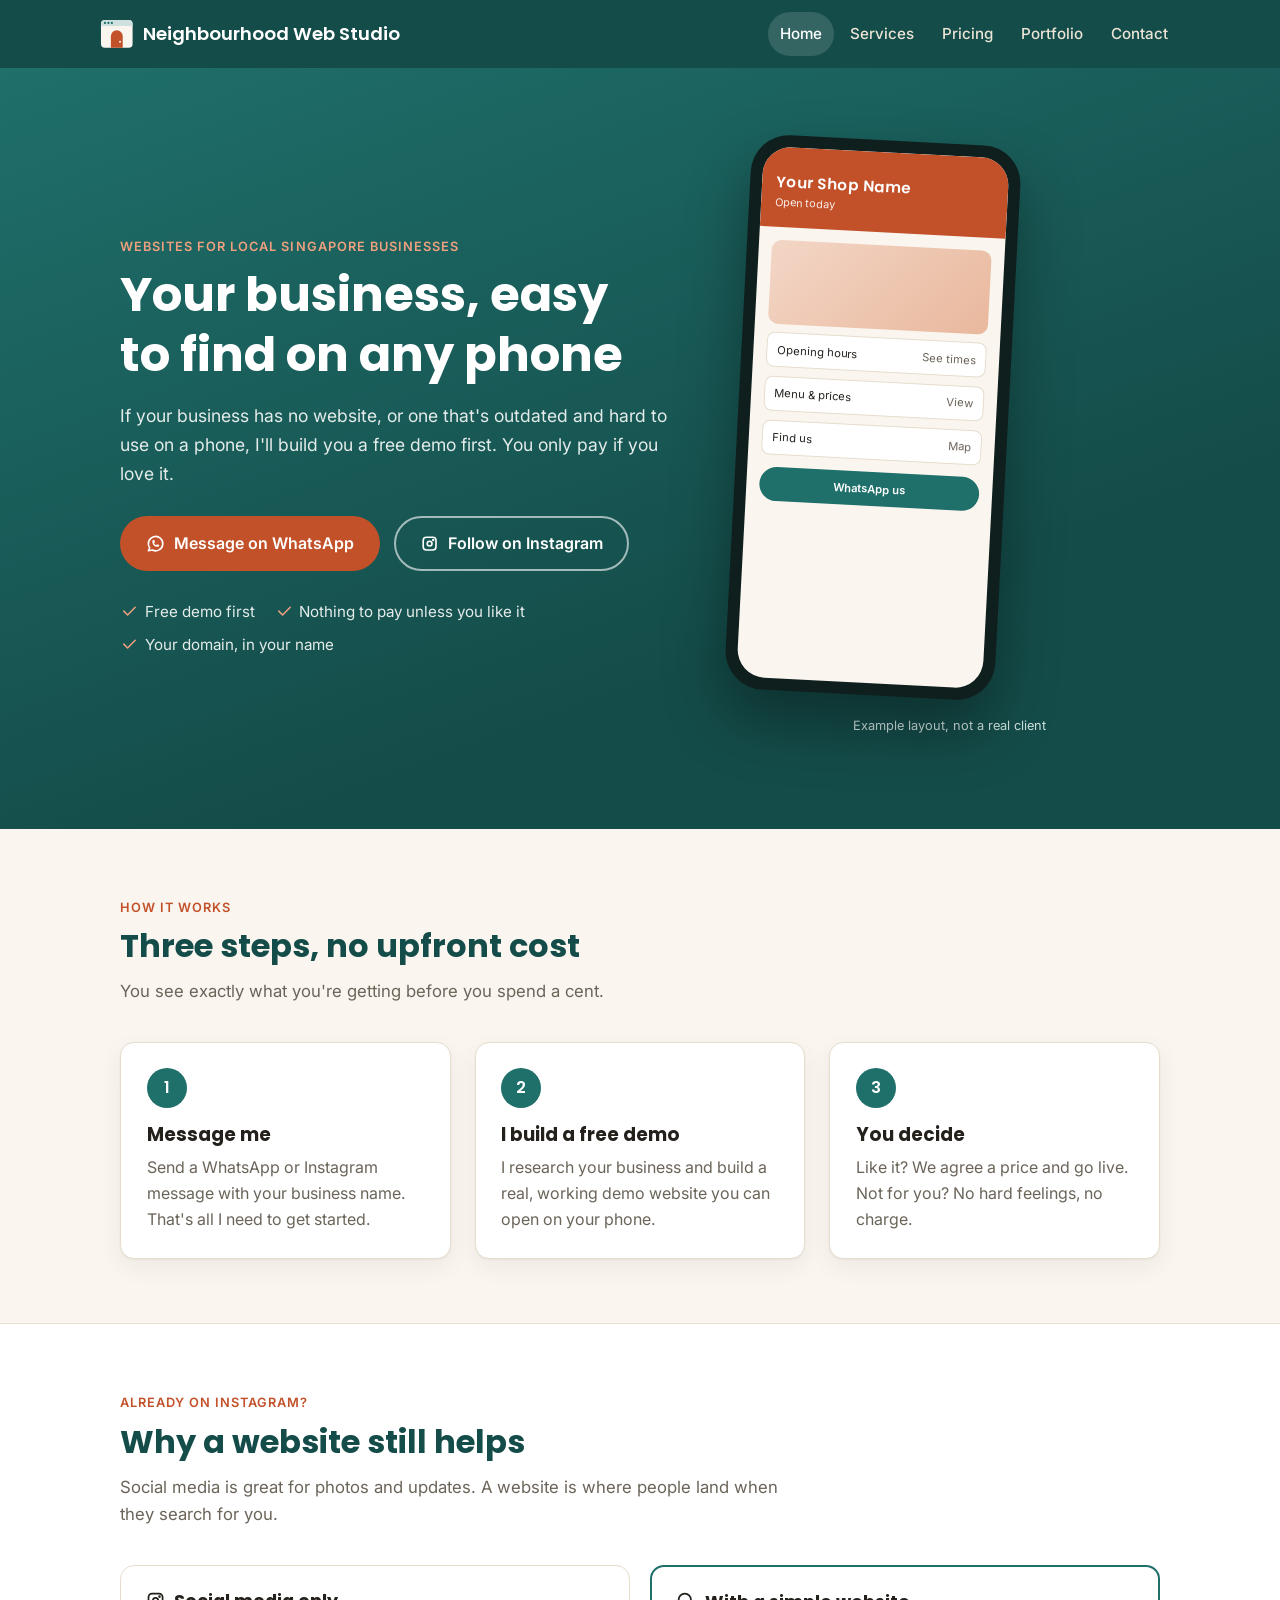
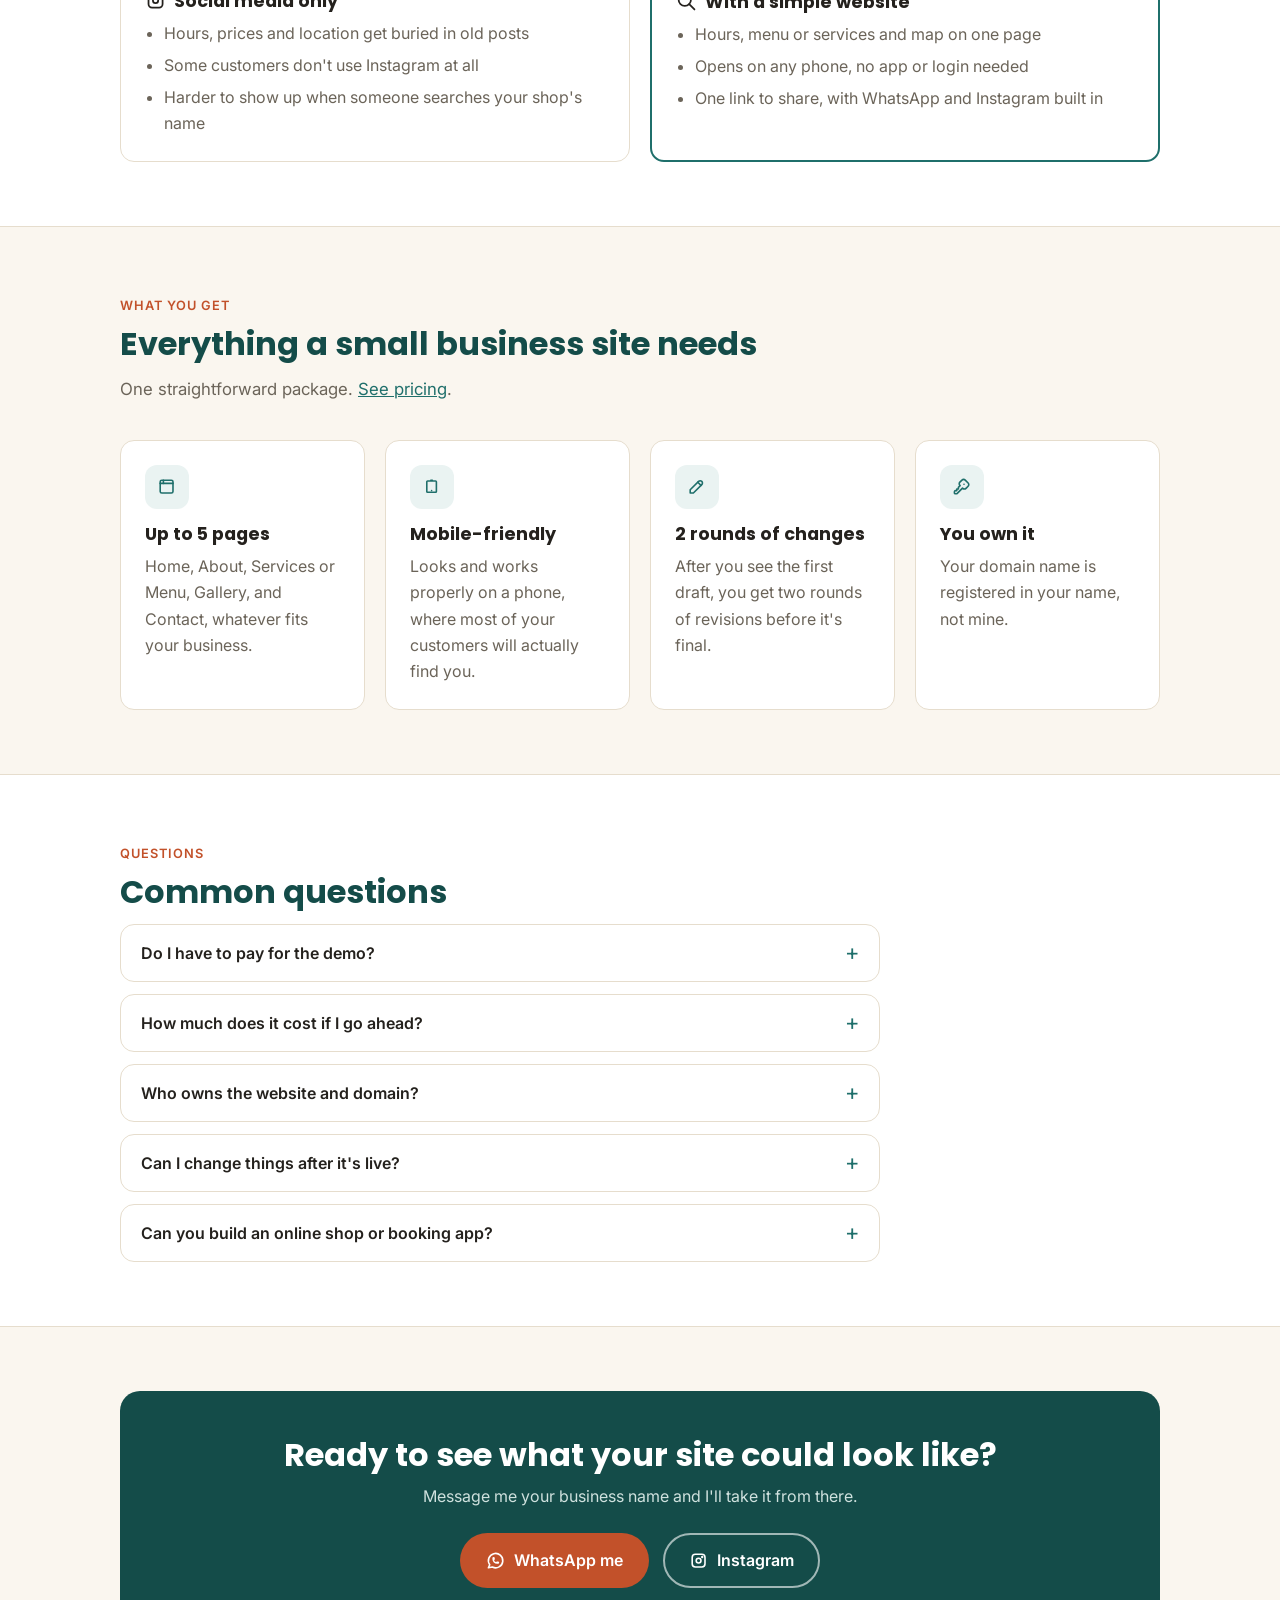
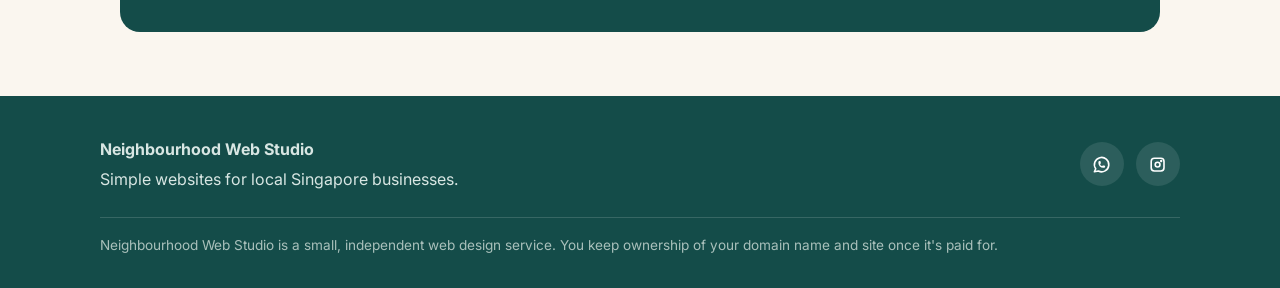
<file: index.html>
<!DOCTYPE html>
<html lang="en">
<head>
<meta charset="UTF-8">
<meta name="viewport" content="width=device-width, initial-scale=1.0">
<meta name="description" content="Neighbourhood Web Studio builds simple, mobile-friendly websites for local Singapore businesses. Free demo before you pay anything.">
<title>Neighbourhood Web Studio — Websites for Local Singapore Businesses</title>
<link rel="icon" href="logo.svg" type="image/svg+xml">
<link rel="apple-touch-icon" href="apple-touch-icon.png">
<link rel="preconnect" href="https://fonts.googleapis.com">
<link rel="preconnect" href="https://fonts.gstatic.com" crossorigin>
<link href="https://fonts.googleapis.com/css2?family=Poppins:wght@600;700&family=Inter:wght@400;500;600&display=swap" rel="stylesheet">
<link rel="stylesheet" href="style.css">
<link rel="canonical" href="https://kyler711.github.io/neighbourhood-web-studio/">
<meta property="og:type" content="website">
<meta property="og:site_name" content="Neighbourhood Web Studio">
<meta property="og:title" content="Neighbourhood Web Studio — Websites for Local Singapore Businesses">
<meta property="og:description" content="Neighbourhood Web Studio builds simple, mobile-friendly websites for local Singapore businesses. Free demo before you pay anything.">
<meta property="og:url" content="https://kyler711.github.io/neighbourhood-web-studio/">
<script type="application/ld+json">
{
  "@context": "https://schema.org",
  "@type": "ProfessionalService",
  "name": "Neighbourhood Web Studio",
  "description": "Simple, mobile-friendly websites for local Singapore businesses. Free demo before you pay anything.",
  "url": "https://kyler711.github.io/neighbourhood-web-studio/",
  "telephone": "+6596791769",
  "areaServed": { "@type": "Country", "name": "Singapore" },
  "sameAs": ["https://www.instagram.com/neighbourhood.web/"]
}
</script>
</head>
<body>

<a class="skip-link" href="#main">Skip to content</a>

<header class="site-header">
  <div class="header-inner">
    <a class="brand" href="index.html">
      <svg class="logo" xmlns="http://www.w3.org/2000/svg" viewBox="16 20 68 60" aria-hidden="true"><rect x="18" y="22" width="64" height="56" rx="8" fill="#faf6ef"/><path d="M18 34 V30 A8 8 0 0 1 26 22 H74 A8 8 0 0 1 82 30 V34 Z" fill="#cfe1de"/><circle cx="26" cy="28" r="2.3" fill="#1f6f6b"/><circle cx="33" cy="28" r="2.3" fill="#1f6f6b"/><circle cx="40" cy="28" r="2.3" fill="#1f6f6b"/><path d="M38 78 V55 A12 12 0 0 1 62 55 V78 Z" fill="#c2512a"/><circle cx="56.5" cy="66" r="2" fill="#faf6ef"/></svg>
      Neighbourhood Web Studio
    </a>
    <button class="nav-toggle" type="button" aria-expanded="false" aria-controls="main-nav">
      <svg class="icon" xmlns="http://www.w3.org/2000/svg" viewBox="0 0 24 24" fill="none" stroke="currentColor" stroke-width="2" stroke-linecap="round" stroke-linejoin="round" aria-hidden="true"><path d="M4 6l16 0" /><path d="M4 12l16 0" /><path d="M4 18l16 0" /></svg>
      Menu
    </button>
    <nav class="main-nav" id="main-nav" aria-label="Main">
      <ul>
        <li><a href="index.html" aria-current="page">Home</a></li>
        <li><a href="services.html">Services</a></li>
        <li><a href="pricing.html">Pricing</a></li>
        <li><a href="portfolio.html">Portfolio</a></li>
        <li><a href="contact.html">Contact</a></li>
      </ul>
    </nav>
  </div>
</header>

<main id="main">
  <section class="hero">
    <div class="section-inner hero-grid">
      <div>
        <span class="eyebrow">Websites for local Singapore businesses</span>
        <h1>Your business, easy to find on any phone</h1>
        <p class="lede">If your business has no website, or one that's outdated and hard to use on a phone, I'll build you a free demo first. You only pay if you love it.</p>
        <div class="button-group">
        <a class="btn btn-primary" href="https://wa.me/6596791769" target="_blank" rel="noopener">
          <svg class="icon" xmlns="http://www.w3.org/2000/svg" viewBox="0 0 24 24" fill="none" stroke="currentColor" stroke-width="2" stroke-linecap="round" stroke-linejoin="round" aria-hidden="true"><path d="M3 21l1.65 -3.8a9 9 0 1 1 3.4 2.9l-5.05 .9" /><path d="M9 10a.5 .5 0 0 0 1 0v-1a.5 .5 0 0 0 -1 0v1a5 5 0 0 0 5 5h1a.5 .5 0 0 0 0 -1h-1a.5 .5 0 0 0 0 1" /></svg>
          Message on WhatsApp
        </a>
        <a class="btn btn-secondary" href="https://www.instagram.com/neighbourhood.web/" target="_blank" rel="noopener">
          <svg class="icon" xmlns="http://www.w3.org/2000/svg" viewBox="0 0 24 24" fill="none" stroke="currentColor" stroke-width="2" stroke-linecap="round" stroke-linejoin="round" aria-hidden="true"><path d="M4 4m0 4a4 4 0 0 1 4 -4h8a4 4 0 0 1 4 4v8a4 4 0 0 1 -4 4h-8a4 4 0 0 1 -4 -4z" /><path d="M12 12m-3 0a3 3 0 1 0 6 0a3 3 0 1 0 -6 0" /><path d="M16.5 7.5m-.5 0a.5 .5 0 1 0 1 0a.5 .5 0 1 0 -1 0" /></svg>
          Follow on Instagram
        </a>
        </div>
        <ul class="trust-list">
          <li><svg class="icon" xmlns="http://www.w3.org/2000/svg" viewBox="0 0 24 24" fill="none" stroke="currentColor" stroke-width="2" stroke-linecap="round" stroke-linejoin="round" aria-hidden="true"><path d="M5 12l5 5l10 -10" /></svg> Free demo first</li>
          <li><svg class="icon" xmlns="http://www.w3.org/2000/svg" viewBox="0 0 24 24" fill="none" stroke="currentColor" stroke-width="2" stroke-linecap="round" stroke-linejoin="round" aria-hidden="true"><path d="M5 12l5 5l10 -10" /></svg> Nothing to pay unless you like it</li>
          <li><svg class="icon" xmlns="http://www.w3.org/2000/svg" viewBox="0 0 24 24" fill="none" stroke="currentColor" stroke-width="2" stroke-linecap="round" stroke-linejoin="round" aria-hidden="true"><path d="M5 12l5 5l10 -10" /></svg> Your domain, in your name</li>
        </ul>
      </div>
      <div>
        <div class="phone" role="img" aria-label="Example of a small business website on a phone">
          <div class="phone-screen" aria-hidden="true">
            <div class="phone-bar">Your Shop Name<small>Open today</small></div>
            <div class="phone-body">
              <div class="phone-img"></div>
              <div class="phone-row"><span>Opening hours</span><span>See times</span></div>
              <div class="phone-row"><span>Menu &amp; prices</span><span>View</span></div>
              <div class="phone-row"><span>Find us</span><span>Map</span></div>
              <div class="phone-btn">WhatsApp us</div>
            </div>
          </div>
        </div>
        <p class="phone-caption">Example layout, not a real client</p>
      </div>
    </div>
  </section>

  <section aria-labelledby="how-it-works-heading">
    <div class="section-inner">
      <span class="eyebrow">How it works</span>
      <h2 id="how-it-works-heading" class="section-title">Three steps, no upfront cost</h2>
      <p class="section-lede">You see exactly what you're getting before you spend a cent.</p>
      <ol class="step-list">
        <li class="step">
          <span class="step-number" aria-hidden="true">1</span>
          <h3>Message me</h3>
          <p>Send a WhatsApp or Instagram message with your business name. That's all I need to get started.</p>
        </li>
        <li class="step">
          <span class="step-number" aria-hidden="true">2</span>
          <h3>I build a free demo</h3>
          <p>I research your business and build a real, working demo website you can open on your phone.</p>
        </li>
        <li class="step">
          <span class="step-number" aria-hidden="true">3</span>
          <h3>You decide</h3>
          <p>Like it? We agree a price and go live. Not for you? No hard feelings, no charge.</p>
        </li>
      </ol>
    </div>
  </section>

  <section class="alt" aria-labelledby="why-heading">
    <div class="section-inner">
      <span class="eyebrow">Already on Instagram?</span>
      <h2 id="why-heading" class="section-title">Why a website still helps</h2>
      <p class="section-lede">Social media is great for photos and updates. A website is where people land when they search for you.</p>
      <div class="compare">
        <div class="card">
          <h3><svg class="icon" xmlns="http://www.w3.org/2000/svg" viewBox="0 0 24 24" fill="none" stroke="currentColor" stroke-width="2" stroke-linecap="round" stroke-linejoin="round" aria-hidden="true"><path d="M4 4m0 4a4 4 0 0 1 4 -4h8a4 4 0 0 1 4 4v8a4 4 0 0 1 -4 4h-8a4 4 0 0 1 -4 -4z" /><path d="M12 12m-3 0a3 3 0 1 0 6 0a3 3 0 1 0 -6 0" /><path d="M16.5 7.5m-.5 0a.5 .5 0 1 0 1 0a.5 .5 0 1 0 -1 0" /></svg> Social media only</h3>
          <ul>
            <li>Hours, prices and location get buried in old posts</li>
            <li>Some customers don't use Instagram at all</li>
            <li>Harder to show up when someone searches your shop's name</li>
          </ul>
        </div>
        <div class="card highlight">
          <h3><svg class="icon" xmlns="http://www.w3.org/2000/svg" viewBox="0 0 24 24" fill="none" stroke="currentColor" stroke-width="2" stroke-linecap="round" stroke-linejoin="round" aria-hidden="true"><path d="M10 10m-7 0a7 7 0 1 0 14 0a7 7 0 1 0 -14 0" /><path d="M21 21l-6 -6" /></svg> With a simple website</h3>
          <ul>
            <li>Hours, menu or services and map on one page</li>
            <li>Opens on any phone, no app or login needed</li>
            <li>One link to share, with WhatsApp and Instagram built in</li>
          </ul>
        </div>
      </div>
    </div>
  </section>

  <section aria-labelledby="what-you-get-heading">
    <div class="section-inner">
      <span class="eyebrow">What you get</span>
      <h2 id="what-you-get-heading" class="section-title">Everything a small business site needs</h2>
      <p class="section-lede">One straightforward package. <a href="pricing.html">See pricing</a>.</p>
      <div class="card-grid">
        <div class="card">
          <div class="card-icon" aria-hidden="true"><svg class="icon" xmlns="http://www.w3.org/2000/svg" viewBox="0 0 24 24" fill="none" stroke="currentColor" stroke-width="2" stroke-linecap="round" stroke-linejoin="round" aria-hidden="true"><path d="M4 4m0 2a2 2 0 0 1 2 -2h12a2 2 0 0 1 2 2v12a2 2 0 0 1 -2 2h-12a2 2 0 0 1 -2 -2z" /><path d="M4 8h16" /><path d="M8 4v4" /></svg></div>
          <h3>Up to 5 pages</h3>
          <p>Home, About, Services or Menu, Gallery, and Contact, whatever fits your business.</p>
        </div>
        <div class="card">
          <div class="card-icon" aria-hidden="true"><svg class="icon" xmlns="http://www.w3.org/2000/svg" viewBox="0 0 24 24" fill="none" stroke="currentColor" stroke-width="2" stroke-linecap="round" stroke-linejoin="round" aria-hidden="true"><path d="M6 5m0 1a1 1 0 0 1 1 -1h10a1 1 0 0 1 1 1v12a1 1 0 0 1 -1 1h-10a1 1 0 0 1 -1 -1z" /><path d="M11 4h2" /><path d="M12 17v.01" /></svg></div>
          <h3>Mobile-friendly</h3>
          <p>Looks and works properly on a phone, where most of your customers will actually find you.</p>
        </div>
        <div class="card">
          <div class="card-icon" aria-hidden="true"><svg class="icon" xmlns="http://www.w3.org/2000/svg" viewBox="0 0 24 24" fill="none" stroke="currentColor" stroke-width="2" stroke-linecap="round" stroke-linejoin="round" aria-hidden="true"><path d="M4 20h4l10.5 -10.5a2.828 2.828 0 1 0 -4 -4l-10.5 10.5v4" /><path d="M13.5 6.5l4 4" /></svg></div>
          <h3>2 rounds of changes</h3>
          <p>After you see the first draft, you get two rounds of revisions before it's final.</p>
        </div>
        <div class="card">
          <div class="card-icon" aria-hidden="true"><svg class="icon" xmlns="http://www.w3.org/2000/svg" viewBox="0 0 24 24" fill="none" stroke="currentColor" stroke-width="2" stroke-linecap="round" stroke-linejoin="round" aria-hidden="true"><path d="M16.555 3.843l3.602 3.602a2.877 2.877 0 0 1 0 4.069l-2.643 2.643a2.877 2.877 0 0 1 -4.069 0l-.301 -.301l-6.558 6.558a2 2 0 0 1 -1.239 .578l-.175 .008h-1.172a1 1 0 0 1 -.993 -.883l-.007 -.117v-1.172a2 2 0 0 1 .467 -1.284l.119 -.13l.414 -.414h2v-2h2v-2l2.144 -2.144l-.301 -.301a2.877 2.877 0 0 1 0 -4.069l2.643 -2.643a2.877 2.877 0 0 1 4.069 0z" /><path d="M15 9h.01" /></svg></div>
          <h3>You own it</h3>
          <p>Your domain name is registered in your name, not mine.</p>
        </div>
      </div>
    </div>
  </section>

  <section class="alt" aria-labelledby="faq-heading">
    <div class="section-inner">
      <span class="eyebrow">Questions</span>
      <h2 id="faq-heading" class="section-title">Common questions</h2>
      <div class="faq">
        <details>
          <summary>Do I have to pay for the demo?</summary>
          <p>No. The demo is free, and you're under no obligation to go ahead with it.</p>
        </details>
        <details>
          <summary>How much does it cost if I go ahead?</summary>
          <p>Prices are listed on the <a href="pricing.html">pricing page</a>. You pay 50% once you approve the demo and the other 50% before the site goes live.</p>
        </details>
        <details>
          <summary>Who owns the website and domain?</summary>
          <p>You do. The domain is registered in your name, and you keep the site once it's paid for.</p>
        </details>
        <details>
          <summary>Can I change things after it's live?</summary>
          <p>Yes. Small updates are covered by the optional monthly care plan, or you can pay for changes when you need them. See <a href="services.html">services</a>.</p>
        </details>
        <details>
          <summary>Can you build an online shop or booking app?</summary>
          <p>Online shops with payments, logins and custom apps are outside what I offer. A simple booking form is available as an add-on. Ask me anyway and I'll tell you honestly if it's a fit.</p>
        </details>
      </div>
    </div>
  </section>

  <section>
    <div class="section-inner">
      <div class="cta-band">
        <h2>Ready to see what your site could look like?</h2>
        <p>Message me your business name and I'll take it from there.</p>
        <div class="button-group">
        <a class="btn btn-primary" href="https://wa.me/6596791769" target="_blank" rel="noopener">
          <svg class="icon" xmlns="http://www.w3.org/2000/svg" viewBox="0 0 24 24" fill="none" stroke="currentColor" stroke-width="2" stroke-linecap="round" stroke-linejoin="round" aria-hidden="true"><path d="M3 21l1.65 -3.8a9 9 0 1 1 3.4 2.9l-5.05 .9" /><path d="M9 10a.5 .5 0 0 0 1 0v-1a.5 .5 0 0 0 -1 0v1a5 5 0 0 0 5 5h1a.5 .5 0 0 0 0 -1h-1a.5 .5 0 0 0 0 1" /></svg>
          WhatsApp me
        </a>
        <a class="btn btn-secondary" href="https://www.instagram.com/neighbourhood.web/" target="_blank" rel="noopener">
          <svg class="icon" xmlns="http://www.w3.org/2000/svg" viewBox="0 0 24 24" fill="none" stroke="currentColor" stroke-width="2" stroke-linecap="round" stroke-linejoin="round" aria-hidden="true"><path d="M4 4m0 4a4 4 0 0 1 4 -4h8a4 4 0 0 1 4 4v8a4 4 0 0 1 -4 4h-8a4 4 0 0 1 -4 -4z" /><path d="M12 12m-3 0a3 3 0 1 0 6 0a3 3 0 1 0 -6 0" /><path d="M16.5 7.5m-.5 0a.5 .5 0 1 0 1 0a.5 .5 0 1 0 -1 0" /></svg>
          Instagram
        </a>
        </div>
      </div>
    </div>
  </section>
</main>

<footer class="site-footer">
  <div class="footer-inner">
    <div>
      <strong>Neighbourhood Web Studio</strong>
      <p>Simple websites for local Singapore businesses.</p>
    </div>
    <div class="footer-social">
      <a href="https://wa.me/6596791769" target="_blank" rel="noopener" aria-label="Message on WhatsApp">
        <svg class="icon" xmlns="http://www.w3.org/2000/svg" viewBox="0 0 24 24" fill="none" stroke="currentColor" stroke-width="2" stroke-linecap="round" stroke-linejoin="round" aria-hidden="true"><path d="M3 21l1.65 -3.8a9 9 0 1 1 3.4 2.9l-5.05 .9" /><path d="M9 10a.5 .5 0 0 0 1 0v-1a.5 .5 0 0 0 -1 0v1a5 5 0 0 0 5 5h1a.5 .5 0 0 0 0 -1h-1a.5 .5 0 0 0 0 1" /></svg>
      </a>
      <a href="https://www.instagram.com/neighbourhood.web/" target="_blank" rel="noopener" aria-label="Follow on Instagram">
        <svg class="icon" xmlns="http://www.w3.org/2000/svg" viewBox="0 0 24 24" fill="none" stroke="currentColor" stroke-width="2" stroke-linecap="round" stroke-linejoin="round" aria-hidden="true"><path d="M4 4m0 4a4 4 0 0 1 4 -4h8a4 4 0 0 1 4 4v8a4 4 0 0 1 -4 4h-8a4 4 0 0 1 -4 -4z" /><path d="M12 12m-3 0a3 3 0 1 0 6 0a3 3 0 1 0 -6 0" /><path d="M16.5 7.5m-.5 0a.5 .5 0 1 0 1 0a.5 .5 0 1 0 -1 0" /></svg>
      </a>
    </div>
  </div>
  <p class="footer-fine-print">Neighbourhood Web Studio is a small, independent web design service. You keep ownership of your domain name and site once it's paid for.</p>
</footer>

<a class="mobile-cta" href="https://wa.me/6596791769" target="_blank" rel="noopener">
  <svg class="icon" xmlns="http://www.w3.org/2000/svg" viewBox="0 0 24 24" fill="none" stroke="currentColor" stroke-width="2" stroke-linecap="round" stroke-linejoin="round" aria-hidden="true"><path d="M3 21l1.65 -3.8a9 9 0 1 1 3.4 2.9l-5.05 .9" /><path d="M9 10a.5 .5 0 0 0 1 0v-1a.5 .5 0 0 0 -1 0v1a5 5 0 0 0 5 5h1a.5 .5 0 0 0 0 -1h-1a.5 .5 0 0 0 0 1" /></svg>
  WhatsApp me for a free demo
</a>

<script src="nav.js"></script>

</body>
</html>
</file>
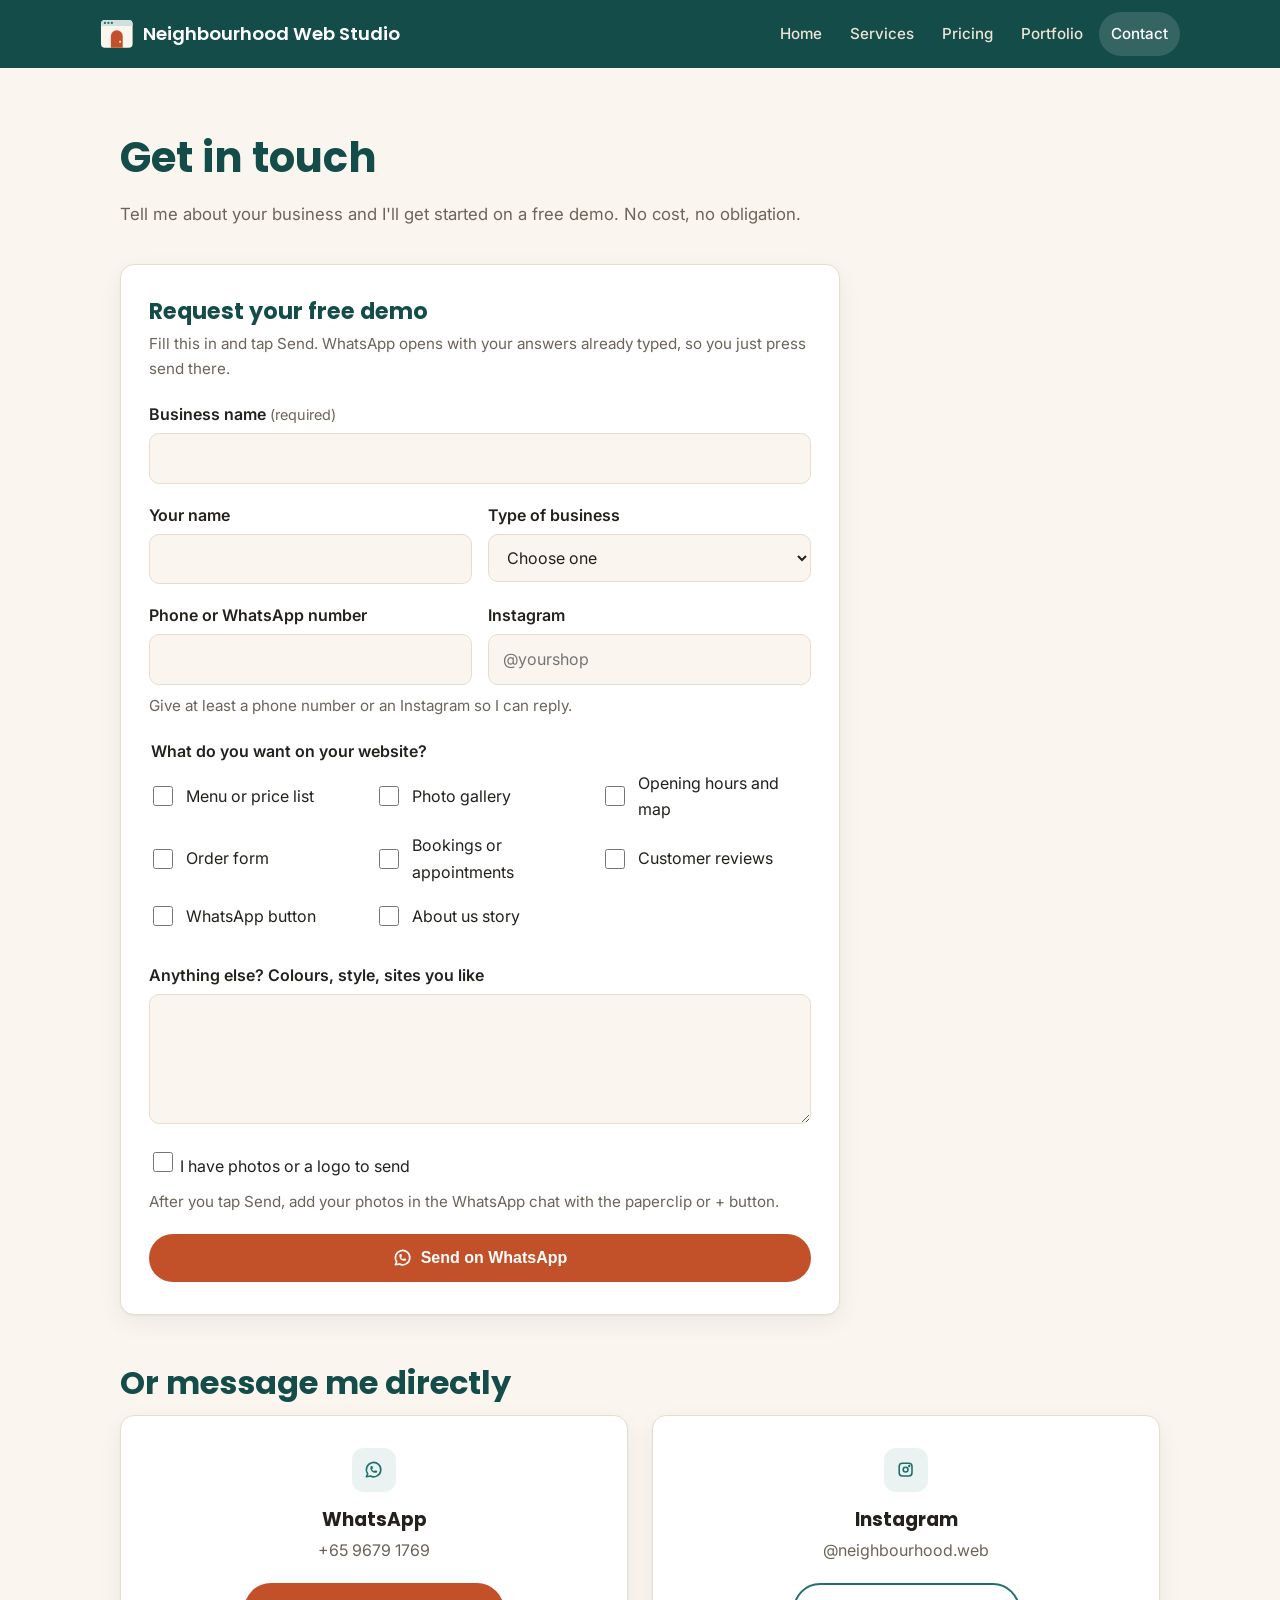
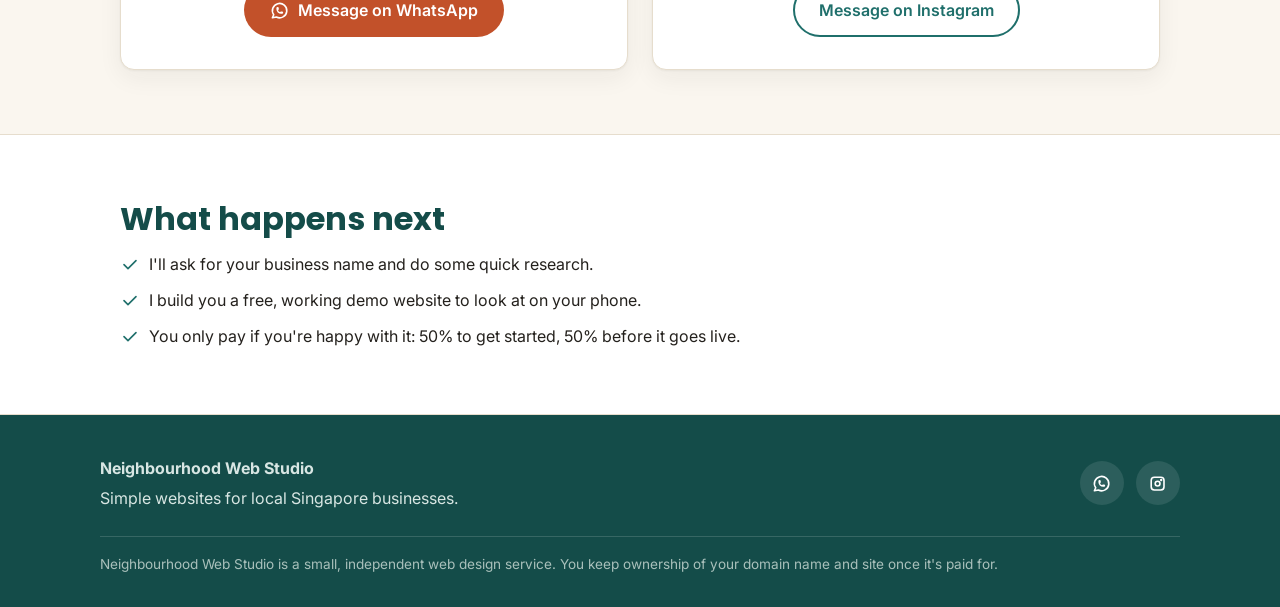
<file: contact.html>
<!DOCTYPE html>
<html lang="en">
<head>
<meta charset="UTF-8">
<meta name="viewport" content="width=device-width, initial-scale=1.0">
<meta name="description" content="Contact Neighbourhood Web Studio on WhatsApp or Instagram to get a free demo website for your local Singapore business.">
<title>Contact — Neighbourhood Web Studio</title>
<link rel="icon" href="logo.svg" type="image/svg+xml">
<link rel="apple-touch-icon" href="apple-touch-icon.png">
<link rel="preconnect" href="https://fonts.googleapis.com">
<link rel="preconnect" href="https://fonts.gstatic.com" crossorigin>
<link href="https://fonts.googleapis.com/css2?family=Poppins:wght@600;700&family=Inter:wght@400;500;600&display=swap" rel="stylesheet">
<link rel="stylesheet" href="style.css">
<link rel="canonical" href="https://kyler711.github.io/neighbourhood-web-studio/contact.html">
<meta property="og:type" content="website">
<meta property="og:site_name" content="Neighbourhood Web Studio">
<meta property="og:title" content="Contact — Neighbourhood Web Studio">
<meta property="og:description" content="Contact Neighbourhood Web Studio on WhatsApp or Instagram to get a free demo website for your local Singapore business.">
<meta property="og:url" content="https://kyler711.github.io/neighbourhood-web-studio/contact.html">
</head>
<body>

<a class="skip-link" href="#main">Skip to content</a>

<header class="site-header">
  <div class="header-inner">
    <a class="brand" href="index.html">
      <svg class="logo" xmlns="http://www.w3.org/2000/svg" viewBox="16 20 68 60" aria-hidden="true"><rect x="18" y="22" width="64" height="56" rx="8" fill="#faf6ef"/><path d="M18 34 V30 A8 8 0 0 1 26 22 H74 A8 8 0 0 1 82 30 V34 Z" fill="#cfe1de"/><circle cx="26" cy="28" r="2.3" fill="#1f6f6b"/><circle cx="33" cy="28" r="2.3" fill="#1f6f6b"/><circle cx="40" cy="28" r="2.3" fill="#1f6f6b"/><path d="M38 78 V55 A12 12 0 0 1 62 55 V78 Z" fill="#c2512a"/><circle cx="56.5" cy="66" r="2" fill="#faf6ef"/></svg>
      Neighbourhood Web Studio
    </a>
    <button class="nav-toggle" type="button" aria-expanded="false" aria-controls="main-nav">
      <svg class="icon" xmlns="http://www.w3.org/2000/svg" viewBox="0 0 24 24" fill="none" stroke="currentColor" stroke-width="2" stroke-linecap="round" stroke-linejoin="round" aria-hidden="true"><path d="M4 6l16 0" /><path d="M4 12l16 0" /><path d="M4 18l16 0" /></svg>
      Menu
    </button>
    <nav class="main-nav" id="main-nav" aria-label="Main">
      <ul>
        <li><a href="index.html">Home</a></li>
        <li><a href="services.html">Services</a></li>
        <li><a href="pricing.html">Pricing</a></li>
        <li><a href="portfolio.html">Portfolio</a></li>
        <li><a href="contact.html" aria-current="page">Contact</a></li>
      </ul>
    </nav>
  </div>
</header>

<main id="main">
  <section>
    <div class="section-inner">
      <h1 class="page-title">Get in touch</h1>
      <p class="section-lede">Tell me about your business and I'll get started on a free demo. No cost, no obligation.</p>

      <form class="request-form" id="request-form" novalidate>
        <h2 class="form-title">Request your free demo</h2>
        <p class="form-hint">Fill this in and tap Send. WhatsApp opens with your answers already typed, so you just press send there.</p>

        <div class="field">
          <label for="rf-business">Business name <span class="req">(required)</span></label>
          <input id="rf-business" name="business" type="text" autocomplete="organization" required>
        </div>

        <div class="field-row">
          <div class="field">
            <label for="rf-name">Your name</label>
            <input id="rf-name" name="name" type="text" autocomplete="name">
          </div>
          <div class="field">
            <label for="rf-type">Type of business</label>
            <select id="rf-type" name="type">
              <option value="">Choose one</option>
              <option>Cafe or restaurant</option>
              <option>Home bakery or food</option>
              <option>Shop or retail</option>
              <option>Beauty, hair or nails</option>
              <option>Tuition or classes</option>
              <option>Repairs or services</option>
              <option>Other</option>
            </select>
          </div>
        </div>

        <div class="field-row">
          <div class="field">
            <label for="rf-phone">Phone or WhatsApp number</label>
            <input id="rf-phone" name="phone" type="tel" autocomplete="tel" inputmode="tel">
          </div>
          <div class="field">
            <label for="rf-insta">Instagram</label>
            <input id="rf-insta" name="insta" type="text" placeholder="@yourshop" autocapitalize="off">
          </div>
        </div>
        <p class="field-note" id="rf-contact-note">Give at least a phone number or an Instagram so I can reply.</p>

        <fieldset class="field">
          <legend>What do you want on your website?</legend>
          <div class="check-grid">
            <label><input type="checkbox" name="wants" value="Menu or price list"> Menu or price list</label>
            <label><input type="checkbox" name="wants" value="Photo gallery"> Photo gallery</label>
            <label><input type="checkbox" name="wants" value="Opening hours and map"> Opening hours and map</label>
            <label><input type="checkbox" name="wants" value="Order form"> Order form</label>
            <label><input type="checkbox" name="wants" value="Bookings or appointments"> Bookings or appointments</label>
            <label><input type="checkbox" name="wants" value="Customer reviews"> Customer reviews</label>
            <label><input type="checkbox" name="wants" value="WhatsApp button"> WhatsApp button</label>
            <label><input type="checkbox" name="wants" value="About us story"> About us story</label>
          </div>
        </fieldset>

        <div class="field">
          <label for="rf-details">Anything else? Colours, style, sites you like</label>
          <textarea id="rf-details" name="details" rows="4"></textarea>
        </div>

        <div class="field">
          <label class="check-inline"><input type="checkbox" name="photos" id="rf-photos"> I have photos or a logo to send</label>
          <p class="field-note">After you tap Send, add your photos in the WhatsApp chat with the paperclip or + button.</p>
        </div>

        <p class="form-error" id="rf-error" role="alert" hidden></p>

        <button class="btn btn-primary" type="submit">
          <svg class="icon" xmlns="http://www.w3.org/2000/svg" viewBox="0 0 24 24" fill="none" stroke="currentColor" stroke-width="2" stroke-linecap="round" stroke-linejoin="round" aria-hidden="true"><path d="M3 21l1.65 -3.8a9 9 0 1 1 3.4 2.9l-5.05 .9" /><path d="M9 10a.5 .5 0 0 0 1 0v-1a.5 .5 0 0 0 -1 0v1a5 5 0 0 0 5 5h1a.5 .5 0 0 0 0 -1h-1a.5 .5 0 0 0 0 1" /></svg>
          Send on WhatsApp
        </button>
        <p class="form-done" id="rf-done" role="status" hidden>WhatsApp should be open now. Press send there, then add any photos in the same chat.</p>
      </form>

      <h2 class="section-title contact-or">Or message me directly</h2>

      <div class="contact-grid">
        <div class="contact-card">
          <div class="card-icon" aria-hidden="true"><svg class="icon" xmlns="http://www.w3.org/2000/svg" viewBox="0 0 24 24" fill="none" stroke="currentColor" stroke-width="2" stroke-linecap="round" stroke-linejoin="round" aria-hidden="true"><path d="M3 21l1.65 -3.8a9 9 0 1 1 3.4 2.9l-5.05 .9" /><path d="M9 10a.5 .5 0 0 0 1 0v-1a.5 .5 0 0 0 -1 0v1a5 5 0 0 0 5 5h1a.5 .5 0 0 0 0 -1h-1a.5 .5 0 0 0 0 1" /></svg></div>
          <h3>WhatsApp</h3>
          <p>+65 9679 1769</p>
          <a class="btn btn-primary" href="https://wa.me/6596791769" target="_blank" rel="noopener">
          <svg class="icon" xmlns="http://www.w3.org/2000/svg" viewBox="0 0 24 24" fill="none" stroke="currentColor" stroke-width="2" stroke-linecap="round" stroke-linejoin="round" aria-hidden="true"><path d="M3 21l1.65 -3.8a9 9 0 1 1 3.4 2.9l-5.05 .9" /><path d="M9 10a.5 .5 0 0 0 1 0v-1a.5 .5 0 0 0 -1 0v1a5 5 0 0 0 5 5h1a.5 .5 0 0 0 0 -1h-1a.5 .5 0 0 0 0 1" /></svg>
          Message on WhatsApp
        </a>
        </div>

        <div class="contact-card">
          <div class="card-icon" aria-hidden="true"><svg class="icon" xmlns="http://www.w3.org/2000/svg" viewBox="0 0 24 24" fill="none" stroke="currentColor" stroke-width="2" stroke-linecap="round" stroke-linejoin="round" aria-hidden="true"><path d="M4 4m0 4a4 4 0 0 1 4 -4h8a4 4 0 0 1 4 4v8a4 4 0 0 1 -4 4h-8a4 4 0 0 1 -4 -4z" /><path d="M12 12m-3 0a3 3 0 1 0 6 0a3 3 0 1 0 -6 0" /><path d="M16.5 7.5m-.5 0a.5 .5 0 1 0 1 0a.5 .5 0 1 0 -1 0" /></svg></div>
          <h3>Instagram</h3>
          <p>@neighbourhood.web</p>
          <a class="btn btn-outline" href="https://www.instagram.com/neighbourhood.web/" target="_blank" rel="noopener">Message on Instagram</a>
        </div>
      </div>
    </div>
  </section>

  <section class="alt">
    <div class="section-inner">
      <h2 class="section-title">What happens next</h2>
      <ul class="checklist">
        <li><svg class="icon" xmlns="http://www.w3.org/2000/svg" viewBox="0 0 24 24" fill="none" stroke="currentColor" stroke-width="2" stroke-linecap="round" stroke-linejoin="round" aria-hidden="true"><path d="M5 12l5 5l10 -10" /></svg> I'll ask for your business name and do some quick research.</li>
        <li><svg class="icon" xmlns="http://www.w3.org/2000/svg" viewBox="0 0 24 24" fill="none" stroke="currentColor" stroke-width="2" stroke-linecap="round" stroke-linejoin="round" aria-hidden="true"><path d="M5 12l5 5l10 -10" /></svg> I build you a free, working demo website to look at on your phone.</li>
        <li><svg class="icon" xmlns="http://www.w3.org/2000/svg" viewBox="0 0 24 24" fill="none" stroke="currentColor" stroke-width="2" stroke-linecap="round" stroke-linejoin="round" aria-hidden="true"><path d="M5 12l5 5l10 -10" /></svg> You only pay if you're happy with it: 50% to get started, 50% before it goes live.</li>
      </ul>
    </div>
  </section>
</main>

<footer class="site-footer">
  <div class="footer-inner">
    <div>
      <strong>Neighbourhood Web Studio</strong>
      <p>Simple websites for local Singapore businesses.</p>
    </div>
    <div class="footer-social">
      <a href="https://wa.me/6596791769" target="_blank" rel="noopener" aria-label="Message on WhatsApp">
        <svg class="icon" xmlns="http://www.w3.org/2000/svg" viewBox="0 0 24 24" fill="none" stroke="currentColor" stroke-width="2" stroke-linecap="round" stroke-linejoin="round" aria-hidden="true"><path d="M3 21l1.65 -3.8a9 9 0 1 1 3.4 2.9l-5.05 .9" /><path d="M9 10a.5 .5 0 0 0 1 0v-1a.5 .5 0 0 0 -1 0v1a5 5 0 0 0 5 5h1a.5 .5 0 0 0 0 -1h-1a.5 .5 0 0 0 0 1" /></svg>
      </a>
      <a href="https://www.instagram.com/neighbourhood.web/" target="_blank" rel="noopener" aria-label="Follow on Instagram">
        <svg class="icon" xmlns="http://www.w3.org/2000/svg" viewBox="0 0 24 24" fill="none" stroke="currentColor" stroke-width="2" stroke-linecap="round" stroke-linejoin="round" aria-hidden="true"><path d="M4 4m0 4a4 4 0 0 1 4 -4h8a4 4 0 0 1 4 4v8a4 4 0 0 1 -4 4h-8a4 4 0 0 1 -4 -4z" /><path d="M12 12m-3 0a3 3 0 1 0 6 0a3 3 0 1 0 -6 0" /><path d="M16.5 7.5m-.5 0a.5 .5 0 1 0 1 0a.5 .5 0 1 0 -1 0" /></svg>
      </a>
    </div>
  </div>
  <p class="footer-fine-print">Neighbourhood Web Studio is a small, independent web design service. You keep ownership of your domain name and site once it's paid for.</p>
</footer>

<a class="mobile-cta" href="https://wa.me/6596791769" target="_blank" rel="noopener">
  <svg class="icon" xmlns="http://www.w3.org/2000/svg" viewBox="0 0 24 24" fill="none" stroke="currentColor" stroke-width="2" stroke-linecap="round" stroke-linejoin="round" aria-hidden="true"><path d="M3 21l1.65 -3.8a9 9 0 1 1 3.4 2.9l-5.05 .9" /><path d="M9 10a.5 .5 0 0 0 1 0v-1a.5 .5 0 0 0 -1 0v1a5 5 0 0 0 5 5h1a.5 .5 0 0 0 0 -1h-1a.5 .5 0 0 0 0 1" /></svg>
  WhatsApp me for a free demo
</a>

<script src="nav.js"></script>
<script src="request-form.js"></script>

</body>
</html>
</file>
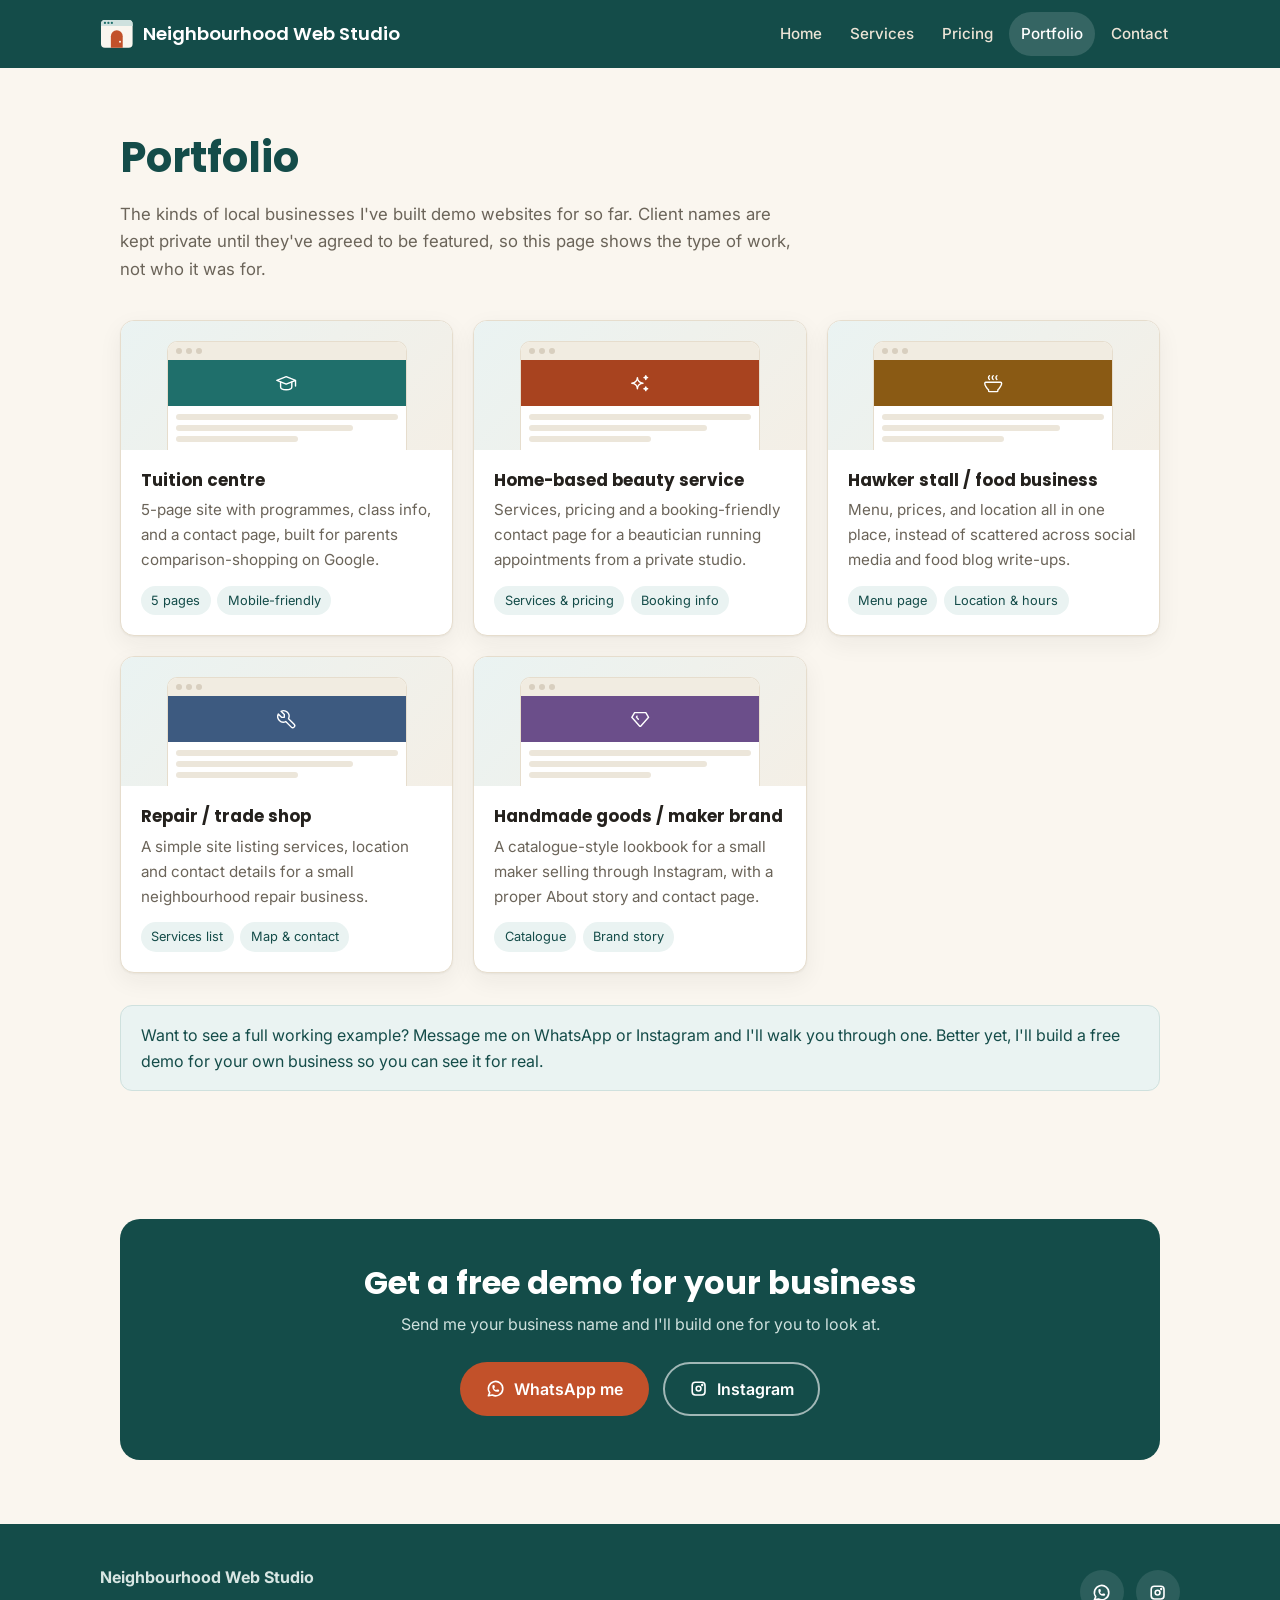
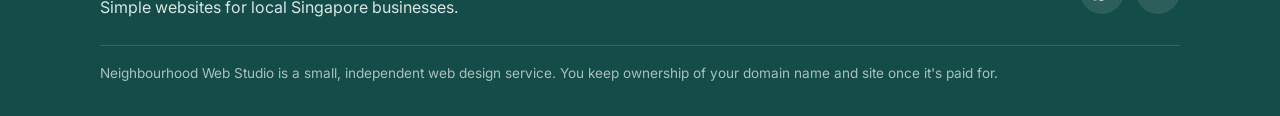
<file: portfolio.html>
<!DOCTYPE html>
<html lang="en">
<head>
<meta charset="UTF-8">
<meta name="viewport" content="width=device-width, initial-scale=1.0">
<meta name="description" content="Examples of the kinds of websites Neighbourhood Web Studio builds for local Singapore businesses — tuition centres, home-based beauty services, food stalls, repair shops and handmade brands.">
<title>Portfolio — Neighbourhood Web Studio</title>
<link rel="icon" href="logo.svg" type="image/svg+xml">
<link rel="apple-touch-icon" href="apple-touch-icon.png">
<link rel="preconnect" href="https://fonts.googleapis.com">
<link rel="preconnect" href="https://fonts.gstatic.com" crossorigin>
<link href="https://fonts.googleapis.com/css2?family=Poppins:wght@600;700&family=Inter:wght@400;500;600&display=swap" rel="stylesheet">
<link rel="stylesheet" href="style.css">
<link rel="canonical" href="https://kyler711.github.io/neighbourhood-web-studio/portfolio.html">
<meta property="og:type" content="website">
<meta property="og:site_name" content="Neighbourhood Web Studio">
<meta property="og:title" content="Portfolio — Neighbourhood Web Studio">
<meta property="og:description" content="Examples of the kinds of websites Neighbourhood Web Studio builds for local Singapore businesses — tuition centres, home-based beauty services, food stalls, repair shops and handmade brands.">
<meta property="og:url" content="https://kyler711.github.io/neighbourhood-web-studio/portfolio.html">
</head>
<body>

<a class="skip-link" href="#main">Skip to content</a>

<header class="site-header">
  <div class="header-inner">
    <a class="brand" href="index.html">
      <svg class="logo" xmlns="http://www.w3.org/2000/svg" viewBox="16 20 68 60" aria-hidden="true"><rect x="18" y="22" width="64" height="56" rx="8" fill="#faf6ef"/><path d="M18 34 V30 A8 8 0 0 1 26 22 H74 A8 8 0 0 1 82 30 V34 Z" fill="#cfe1de"/><circle cx="26" cy="28" r="2.3" fill="#1f6f6b"/><circle cx="33" cy="28" r="2.3" fill="#1f6f6b"/><circle cx="40" cy="28" r="2.3" fill="#1f6f6b"/><path d="M38 78 V55 A12 12 0 0 1 62 55 V78 Z" fill="#c2512a"/><circle cx="56.5" cy="66" r="2" fill="#faf6ef"/></svg>
      Neighbourhood Web Studio
    </a>
    <button class="nav-toggle" type="button" aria-expanded="false" aria-controls="main-nav">
      <svg class="icon" xmlns="http://www.w3.org/2000/svg" viewBox="0 0 24 24" fill="none" stroke="currentColor" stroke-width="2" stroke-linecap="round" stroke-linejoin="round" aria-hidden="true"><path d="M4 6l16 0" /><path d="M4 12l16 0" /><path d="M4 18l16 0" /></svg>
      Menu
    </button>
    <nav class="main-nav" id="main-nav" aria-label="Main">
      <ul>
        <li><a href="index.html">Home</a></li>
        <li><a href="services.html">Services</a></li>
        <li><a href="pricing.html">Pricing</a></li>
        <li><a href="portfolio.html" aria-current="page">Portfolio</a></li>
        <li><a href="contact.html">Contact</a></li>
      </ul>
    </nav>
  </div>
</header>

<main id="main">
  <section>
    <div class="section-inner">
      <h1 class="page-title">Portfolio</h1>
      <p class="section-lede">The kinds of local businesses I've built demo websites for so far. Client names are kept private until they've agreed to be featured, so this page shows the type of work, not who it was for.</p>

      <div class="card-grid portfolio-grid">
        <article class="portfolio-card">
          <div class="portfolio-thumb" style="--tint:#1f6f6b" role="img" aria-label="Illustration representing a tuition centre website">
            <div class="mini-site" aria-hidden="true">
              <div class="mini-top"><i></i><i></i><i></i></div>
              <div class="mini-hero"><svg class="icon" xmlns="http://www.w3.org/2000/svg" viewBox="0 0 24 24" fill="none" stroke="currentColor" stroke-width="1.5" stroke-linecap="round" stroke-linejoin="round" aria-hidden="true"><path d="M22 9l-10 -4l-10 4l10 4l10 -4v6" /><path d="M6 10.6v5.4a6 3 0 0 0 12 0v-5.4" /></svg></div>
              <div class="mini-lines"><b></b><b></b><b></b></div>
            </div>
          </div>
          <div class="portfolio-body">
            <h3>Tuition centre</h3>
            <p>5-page site with programmes, class info, and a contact page, built for parents comparison-shopping on Google.</p>
            <div class="portfolio-tags"><span>5 pages</span><span>Mobile-friendly</span></div>
          </div>
        </article>
        <article class="portfolio-card">
          <div class="portfolio-thumb" style="--tint:#a8431f" role="img" aria-label="Illustration representing a home-based beauty or spa business website">
            <div class="mini-site" aria-hidden="true">
              <div class="mini-top"><i></i><i></i><i></i></div>
              <div class="mini-hero"><svg class="icon" xmlns="http://www.w3.org/2000/svg" viewBox="0 0 24 24" fill="none" stroke="currentColor" stroke-width="1.5" stroke-linecap="round" stroke-linejoin="round" aria-hidden="true"><path d="M16 18a2 2 0 0 1 2 2a2 2 0 0 1 2 -2a2 2 0 0 1 -2 -2a2 2 0 0 1 -2 2zm0 -12a2 2 0 0 1 2 2a2 2 0 0 1 2 -2a2 2 0 0 1 -2 -2a2 2 0 0 1 -2 2zm-7 12a6 6 0 0 1 6 -6a6 6 0 0 1 -6 -6a6 6 0 0 1 -6 6a6 6 0 0 1 6 6z" /></svg></div>
              <div class="mini-lines"><b></b><b></b><b></b></div>
            </div>
          </div>
          <div class="portfolio-body">
            <h3>Home-based beauty service</h3>
            <p>Services, pricing and a booking-friendly contact page for a beautician running appointments from a private studio.</p>
            <div class="portfolio-tags"><span>Services &amp; pricing</span><span>Booking info</span></div>
          </div>
        </article>
        <article class="portfolio-card">
          <div class="portfolio-thumb" style="--tint:#8a5a14" role="img" aria-label="Illustration representing a food or hawker stall website">
            <div class="mini-site" aria-hidden="true">
              <div class="mini-top"><i></i><i></i><i></i></div>
              <div class="mini-hero"><svg class="icon" xmlns="http://www.w3.org/2000/svg" viewBox="0 0 24 24" fill="none" stroke="currentColor" stroke-width="1.5" stroke-linecap="round" stroke-linejoin="round" aria-hidden="true"><path d="M4 11h16a1 1 0 0 1 1 1v.5c0 1.5 -2.517 5.573 -4 6.5v1a1 1 0 0 1 -1 1h-8a1 1 0 0 1 -1 -1v-1c-1.687 -1.054 -4 -5 -4 -6.5v-.5a1 1 0 0 1 1 -1z" /><path d="M12 4a2.4 2.4 0 0 0 -1 2a2.4 2.4 0 0 0 1 2" /><path d="M16 4a2.4 2.4 0 0 0 -1 2a2.4 2.4 0 0 0 1 2" /><path d="M8 4a2.4 2.4 0 0 0 -1 2a2.4 2.4 0 0 0 1 2" /></svg></div>
              <div class="mini-lines"><b></b><b></b><b></b></div>
            </div>
          </div>
          <div class="portfolio-body">
            <h3>Hawker stall / food business</h3>
            <p>Menu, prices, and location all in one place, instead of scattered across social media and food blog write-ups.</p>
            <div class="portfolio-tags"><span>Menu page</span><span>Location &amp; hours</span></div>
          </div>
        </article>
        <article class="portfolio-card">
          <div class="portfolio-thumb" style="--tint:#3d5a80" role="img" aria-label="Illustration representing a repair or trade shop website">
            <div class="mini-site" aria-hidden="true">
              <div class="mini-top"><i></i><i></i><i></i></div>
              <div class="mini-hero"><svg class="icon" xmlns="http://www.w3.org/2000/svg" viewBox="0 0 24 24" fill="none" stroke="currentColor" stroke-width="1.5" stroke-linecap="round" stroke-linejoin="round" aria-hidden="true"><path d="M7 10h3v-3l-3.5 -3.5a6 6 0 0 1 8 8l6 6a2 2 0 0 1 -3 3l-6 -6a6 6 0 0 1 -8 -8l3.5 3.5" /></svg></div>
              <div class="mini-lines"><b></b><b></b><b></b></div>
            </div>
          </div>
          <div class="portfolio-body">
            <h3>Repair / trade shop</h3>
            <p>A simple site listing services, location and contact details for a small neighbourhood repair business.</p>
            <div class="portfolio-tags"><span>Services list</span><span>Map &amp; contact</span></div>
          </div>
        </article>
        <article class="portfolio-card">
          <div class="portfolio-thumb" style="--tint:#6b4e8a" role="img" aria-label="Illustration representing a handmade goods or maker brand website">
            <div class="mini-site" aria-hidden="true">
              <div class="mini-top"><i></i><i></i><i></i></div>
              <div class="mini-hero"><svg class="icon" xmlns="http://www.w3.org/2000/svg" viewBox="0 0 24 24" fill="none" stroke="currentColor" stroke-width="1.5" stroke-linecap="round" stroke-linejoin="round" aria-hidden="true"><path d="M6 5h12l3 5l-8.5 9.5a.7 .7 0 0 1 -1 0l-8.5 -9.5l3 -5" /><path d="M10 12l-2 -2.2l.6 -1" /></svg></div>
              <div class="mini-lines"><b></b><b></b><b></b></div>
            </div>
          </div>
          <div class="portfolio-body">
            <h3>Handmade goods / maker brand</h3>
            <p>A catalogue-style lookbook for a small maker selling through Instagram, with a proper About story and contact page.</p>
            <div class="portfolio-tags"><span>Catalogue</span><span>Brand story</span></div>
          </div>
        </article>
      </div>

      <div class="note-box">
        Want to see a full working example? Message me on WhatsApp or Instagram and I'll walk you through one. Better yet, I'll build a free demo for your own business so you can see it for real.
      </div>
    </div>
  </section>

  <section>
    <div class="section-inner">
      <div class="cta-band">
        <h2>Get a free demo for your business</h2>
        <p>Send me your business name and I'll build one for you to look at.</p>
        <div class="button-group">
        <a class="btn btn-primary" href="https://wa.me/6596791769" target="_blank" rel="noopener">
          <svg class="icon" xmlns="http://www.w3.org/2000/svg" viewBox="0 0 24 24" fill="none" stroke="currentColor" stroke-width="2" stroke-linecap="round" stroke-linejoin="round" aria-hidden="true"><path d="M3 21l1.65 -3.8a9 9 0 1 1 3.4 2.9l-5.05 .9" /><path d="M9 10a.5 .5 0 0 0 1 0v-1a.5 .5 0 0 0 -1 0v1a5 5 0 0 0 5 5h1a.5 .5 0 0 0 0 -1h-1a.5 .5 0 0 0 0 1" /></svg>
          WhatsApp me
        </a>
        <a class="btn btn-secondary" href="https://www.instagram.com/neighbourhood.web/" target="_blank" rel="noopener">
          <svg class="icon" xmlns="http://www.w3.org/2000/svg" viewBox="0 0 24 24" fill="none" stroke="currentColor" stroke-width="2" stroke-linecap="round" stroke-linejoin="round" aria-hidden="true"><path d="M4 4m0 4a4 4 0 0 1 4 -4h8a4 4 0 0 1 4 4v8a4 4 0 0 1 -4 4h-8a4 4 0 0 1 -4 -4z" /><path d="M12 12m-3 0a3 3 0 1 0 6 0a3 3 0 1 0 -6 0" /><path d="M16.5 7.5m-.5 0a.5 .5 0 1 0 1 0a.5 .5 0 1 0 -1 0" /></svg>
          Instagram
        </a>
        </div>
      </div>
    </div>
  </section>
</main>

<footer class="site-footer">
  <div class="footer-inner">
    <div>
      <strong>Neighbourhood Web Studio</strong>
      <p>Simple websites for local Singapore businesses.</p>
    </div>
    <div class="footer-social">
      <a href="https://wa.me/6596791769" target="_blank" rel="noopener" aria-label="Message on WhatsApp">
        <svg class="icon" xmlns="http://www.w3.org/2000/svg" viewBox="0 0 24 24" fill="none" stroke="currentColor" stroke-width="2" stroke-linecap="round" stroke-linejoin="round" aria-hidden="true"><path d="M3 21l1.65 -3.8a9 9 0 1 1 3.4 2.9l-5.05 .9" /><path d="M9 10a.5 .5 0 0 0 1 0v-1a.5 .5 0 0 0 -1 0v1a5 5 0 0 0 5 5h1a.5 .5 0 0 0 0 -1h-1a.5 .5 0 0 0 0 1" /></svg>
      </a>
      <a href="https://www.instagram.com/neighbourhood.web/" target="_blank" rel="noopener" aria-label="Follow on Instagram">
        <svg class="icon" xmlns="http://www.w3.org/2000/svg" viewBox="0 0 24 24" fill="none" stroke="currentColor" stroke-width="2" stroke-linecap="round" stroke-linejoin="round" aria-hidden="true"><path d="M4 4m0 4a4 4 0 0 1 4 -4h8a4 4 0 0 1 4 4v8a4 4 0 0 1 -4 4h-8a4 4 0 0 1 -4 -4z" /><path d="M12 12m-3 0a3 3 0 1 0 6 0a3 3 0 1 0 -6 0" /><path d="M16.5 7.5m-.5 0a.5 .5 0 1 0 1 0a.5 .5 0 1 0 -1 0" /></svg>
      </a>
    </div>
  </div>
  <p class="footer-fine-print">Neighbourhood Web Studio is a small, independent web design service. You keep ownership of your domain name and site once it's paid for.</p>
</footer>

<a class="mobile-cta" href="https://wa.me/6596791769" target="_blank" rel="noopener">
  <svg class="icon" xmlns="http://www.w3.org/2000/svg" viewBox="0 0 24 24" fill="none" stroke="currentColor" stroke-width="2" stroke-linecap="round" stroke-linejoin="round" aria-hidden="true"><path d="M3 21l1.65 -3.8a9 9 0 1 1 3.4 2.9l-5.05 .9" /><path d="M9 10a.5 .5 0 0 0 1 0v-1a.5 .5 0 0 0 -1 0v1a5 5 0 0 0 5 5h1a.5 .5 0 0 0 0 -1h-1a.5 .5 0 0 0 0 1" /></svg>
  WhatsApp me for a free demo
</a>

<script src="nav.js"></script>

</body>
</html>
</file>
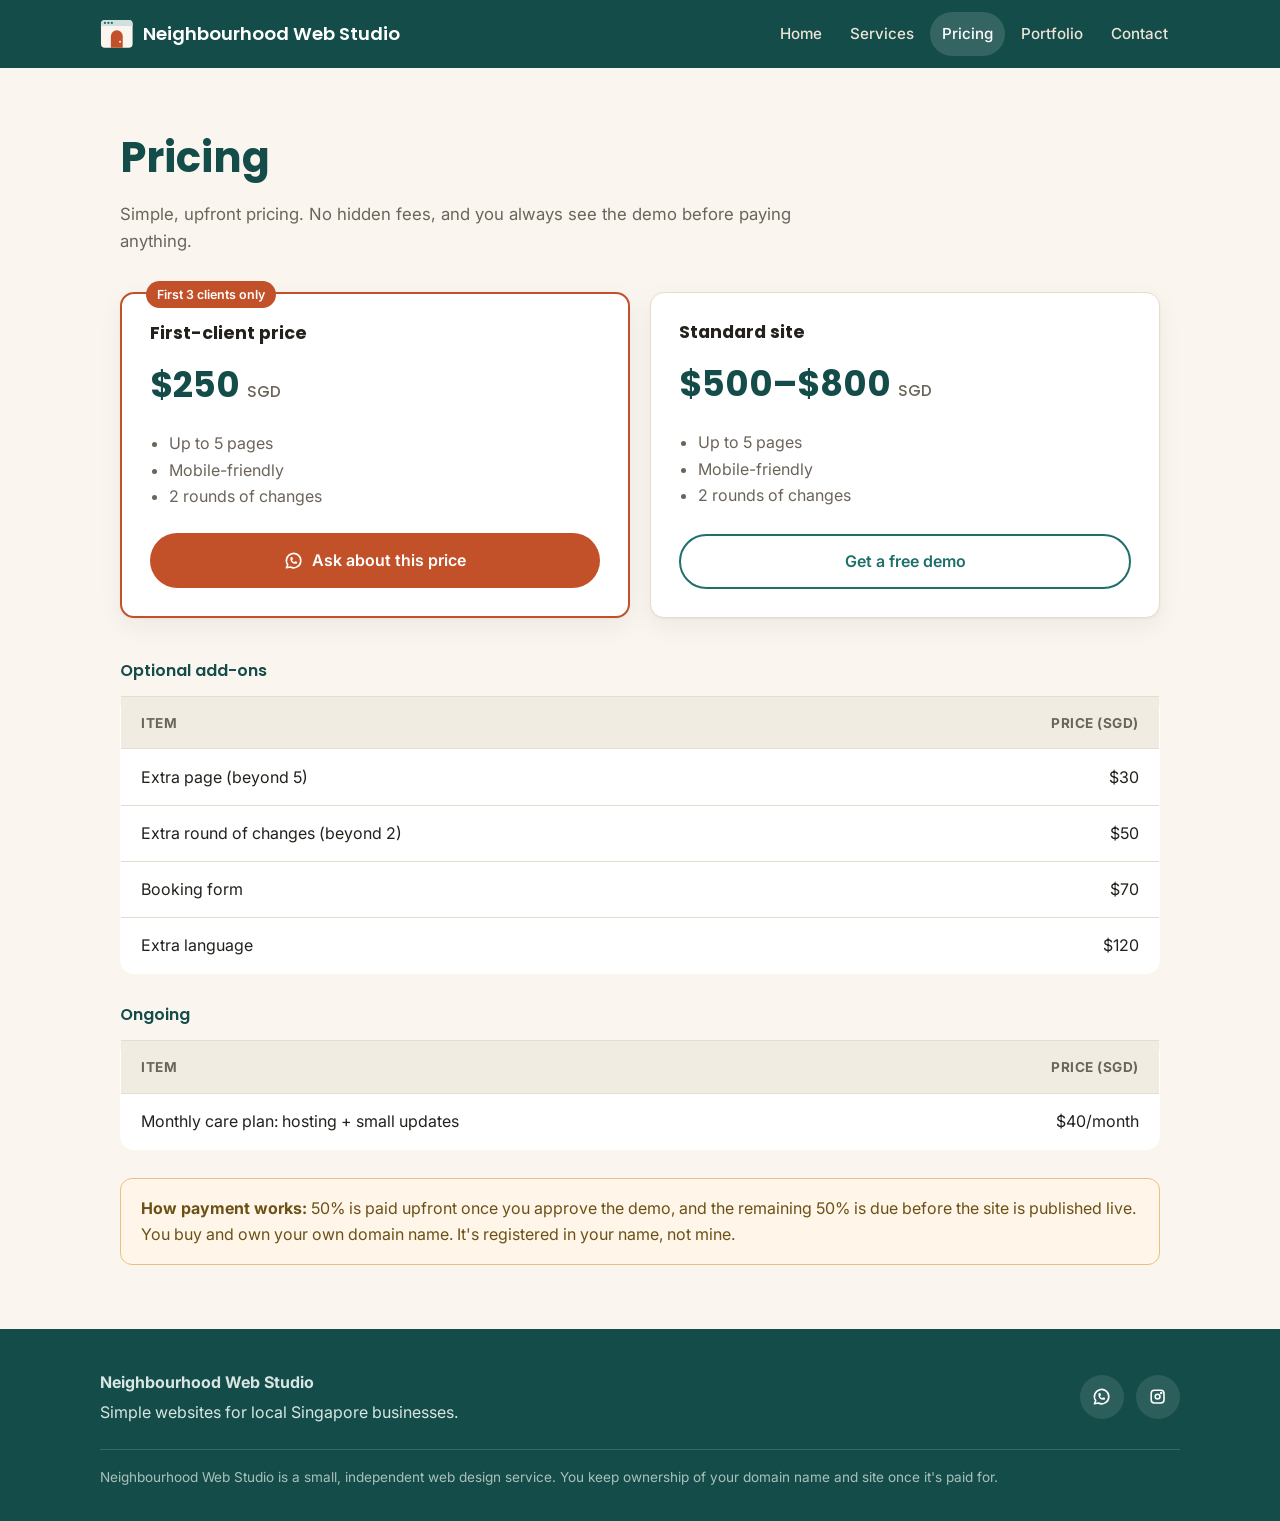
<file: pricing.html>
<!DOCTYPE html>
<html lang="en">
<head>
<meta charset="UTF-8">
<meta name="viewport" content="width=device-width, initial-scale=1.0">
<meta name="description" content="Pricing for Neighbourhood Web Studio: SGD 250 for the first 3 clients, SGD 500-800 standard, plus optional add-ons and a monthly care plan.">
<title>Pricing — Neighbourhood Web Studio</title>
<link rel="icon" href="logo.svg" type="image/svg+xml">
<link rel="apple-touch-icon" href="apple-touch-icon.png">
<link rel="preconnect" href="https://fonts.googleapis.com">
<link rel="preconnect" href="https://fonts.gstatic.com" crossorigin>
<link href="https://fonts.googleapis.com/css2?family=Poppins:wght@600;700&family=Inter:wght@400;500;600&display=swap" rel="stylesheet">
<link rel="stylesheet" href="style.css">
<link rel="canonical" href="https://kyler711.github.io/neighbourhood-web-studio/pricing.html">
<meta property="og:type" content="website">
<meta property="og:site_name" content="Neighbourhood Web Studio">
<meta property="og:title" content="Pricing — Neighbourhood Web Studio">
<meta property="og:description" content="Pricing for Neighbourhood Web Studio: SGD 250 for the first 3 clients, SGD 500-800 standard, plus optional add-ons and a monthly care plan.">
<meta property="og:url" content="https://kyler711.github.io/neighbourhood-web-studio/pricing.html">
</head>
<body>

<a class="skip-link" href="#main">Skip to content</a>

<header class="site-header">
  <div class="header-inner">
    <a class="brand" href="index.html">
      <svg class="logo" xmlns="http://www.w3.org/2000/svg" viewBox="16 20 68 60" aria-hidden="true"><rect x="18" y="22" width="64" height="56" rx="8" fill="#faf6ef"/><path d="M18 34 V30 A8 8 0 0 1 26 22 H74 A8 8 0 0 1 82 30 V34 Z" fill="#cfe1de"/><circle cx="26" cy="28" r="2.3" fill="#1f6f6b"/><circle cx="33" cy="28" r="2.3" fill="#1f6f6b"/><circle cx="40" cy="28" r="2.3" fill="#1f6f6b"/><path d="M38 78 V55 A12 12 0 0 1 62 55 V78 Z" fill="#c2512a"/><circle cx="56.5" cy="66" r="2" fill="#faf6ef"/></svg>
      Neighbourhood Web Studio
    </a>
    <button class="nav-toggle" type="button" aria-expanded="false" aria-controls="main-nav">
      <svg class="icon" xmlns="http://www.w3.org/2000/svg" viewBox="0 0 24 24" fill="none" stroke="currentColor" stroke-width="2" stroke-linecap="round" stroke-linejoin="round" aria-hidden="true"><path d="M4 6l16 0" /><path d="M4 12l16 0" /><path d="M4 18l16 0" /></svg>
      Menu
    </button>
    <nav class="main-nav" id="main-nav" aria-label="Main">
      <ul>
        <li><a href="index.html">Home</a></li>
        <li><a href="services.html">Services</a></li>
        <li><a href="pricing.html" aria-current="page">Pricing</a></li>
        <li><a href="portfolio.html">Portfolio</a></li>
        <li><a href="contact.html">Contact</a></li>
      </ul>
    </nav>
  </div>
</header>

<main id="main">
  <section>
    <div class="section-inner">
      <h1 class="page-title">Pricing</h1>
      <p class="section-lede">Simple, upfront pricing. No hidden fees, and you always see the demo before paying anything.</p>

      <div class="price-cards">
        <div class="price-card featured">
          <span class="price-badge">First 3 clients only</span>
          <h3>First-client price</h3>
          <p class="price-amount">$250 <small>SGD</small></p>
          <ul>
            <li>Up to 5 pages</li>
            <li>Mobile-friendly</li>
            <li>2 rounds of changes</li>
          </ul>
          <a class="btn btn-primary" href="https://wa.me/6596791769" target="_blank" rel="noopener">
          <svg class="icon" xmlns="http://www.w3.org/2000/svg" viewBox="0 0 24 24" fill="none" stroke="currentColor" stroke-width="2" stroke-linecap="round" stroke-linejoin="round" aria-hidden="true"><path d="M3 21l1.65 -3.8a9 9 0 1 1 3.4 2.9l-5.05 .9" /><path d="M9 10a.5 .5 0 0 0 1 0v-1a.5 .5 0 0 0 -1 0v1a5 5 0 0 0 5 5h1a.5 .5 0 0 0 0 -1h-1a.5 .5 0 0 0 0 1" /></svg>
          Ask about this price
        </a>
        </div>
        <div class="price-card">
          <h3>Standard site</h3>
          <p class="price-amount">$500&ndash;$800 <small>SGD</small></p>
          <ul>
            <li>Up to 5 pages</li>
            <li>Mobile-friendly</li>
            <li>2 rounds of changes</li>
          </ul>
          <a class="btn btn-outline" href="https://wa.me/6596791769" target="_blank" rel="noopener">Get a free demo</a>
        </div>
      </div>

      <table class="price-table">
        <caption>Optional add-ons</caption>
        <thead>
          <tr><th scope="col">Item</th><th scope="col">Price (SGD)</th></tr>
        </thead>
        <tbody>
          <tr><td>Extra page (beyond 5)</td><td>$30</td></tr>
          <tr><td>Extra round of changes (beyond 2)</td><td>$50</td></tr>
          <tr><td>Booking form</td><td>$70</td></tr>
          <tr><td>Extra language</td><td>$120</td></tr>
        </tbody>
      </table>

      <table class="price-table" style="margin-top:1.75rem;">
        <caption>Ongoing</caption>
        <thead>
          <tr><th scope="col">Item</th><th scope="col">Price (SGD)</th></tr>
        </thead>
        <tbody>
          <tr><td>Monthly care plan: hosting + small updates</td><td>$40/month</td></tr>
        </tbody>
      </table>

      <div class="price-note">
        <strong>How payment works:</strong> 50% is paid upfront once you approve the demo, and the remaining 50% is due before the site is published live. You buy and own your own domain name. It's registered in your name, not mine.
      </div>
    </div>
  </section>
</main>

<footer class="site-footer">
  <div class="footer-inner">
    <div>
      <strong>Neighbourhood Web Studio</strong>
      <p>Simple websites for local Singapore businesses.</p>
    </div>
    <div class="footer-social">
      <a href="https://wa.me/6596791769" target="_blank" rel="noopener" aria-label="Message on WhatsApp">
        <svg class="icon" xmlns="http://www.w3.org/2000/svg" viewBox="0 0 24 24" fill="none" stroke="currentColor" stroke-width="2" stroke-linecap="round" stroke-linejoin="round" aria-hidden="true"><path d="M3 21l1.65 -3.8a9 9 0 1 1 3.4 2.9l-5.05 .9" /><path d="M9 10a.5 .5 0 0 0 1 0v-1a.5 .5 0 0 0 -1 0v1a5 5 0 0 0 5 5h1a.5 .5 0 0 0 0 -1h-1a.5 .5 0 0 0 0 1" /></svg>
      </a>
      <a href="https://www.instagram.com/neighbourhood.web/" target="_blank" rel="noopener" aria-label="Follow on Instagram">
        <svg class="icon" xmlns="http://www.w3.org/2000/svg" viewBox="0 0 24 24" fill="none" stroke="currentColor" stroke-width="2" stroke-linecap="round" stroke-linejoin="round" aria-hidden="true"><path d="M4 4m0 4a4 4 0 0 1 4 -4h8a4 4 0 0 1 4 4v8a4 4 0 0 1 -4 4h-8a4 4 0 0 1 -4 -4z" /><path d="M12 12m-3 0a3 3 0 1 0 6 0a3 3 0 1 0 -6 0" /><path d="M16.5 7.5m-.5 0a.5 .5 0 1 0 1 0a.5 .5 0 1 0 -1 0" /></svg>
      </a>
    </div>
  </div>
  <p class="footer-fine-print">Neighbourhood Web Studio is a small, independent web design service. You keep ownership of your domain name and site once it's paid for.</p>
</footer>

<a class="mobile-cta" href="https://wa.me/6596791769" target="_blank" rel="noopener">
  <svg class="icon" xmlns="http://www.w3.org/2000/svg" viewBox="0 0 24 24" fill="none" stroke="currentColor" stroke-width="2" stroke-linecap="round" stroke-linejoin="round" aria-hidden="true"><path d="M3 21l1.65 -3.8a9 9 0 1 1 3.4 2.9l-5.05 .9" /><path d="M9 10a.5 .5 0 0 0 1 0v-1a.5 .5 0 0 0 -1 0v1a5 5 0 0 0 5 5h1a.5 .5 0 0 0 0 -1h-1a.5 .5 0 0 0 0 1" /></svg>
  WhatsApp me for a free demo
</a>

<script src="nav.js"></script>

</body>
</html>
</file>
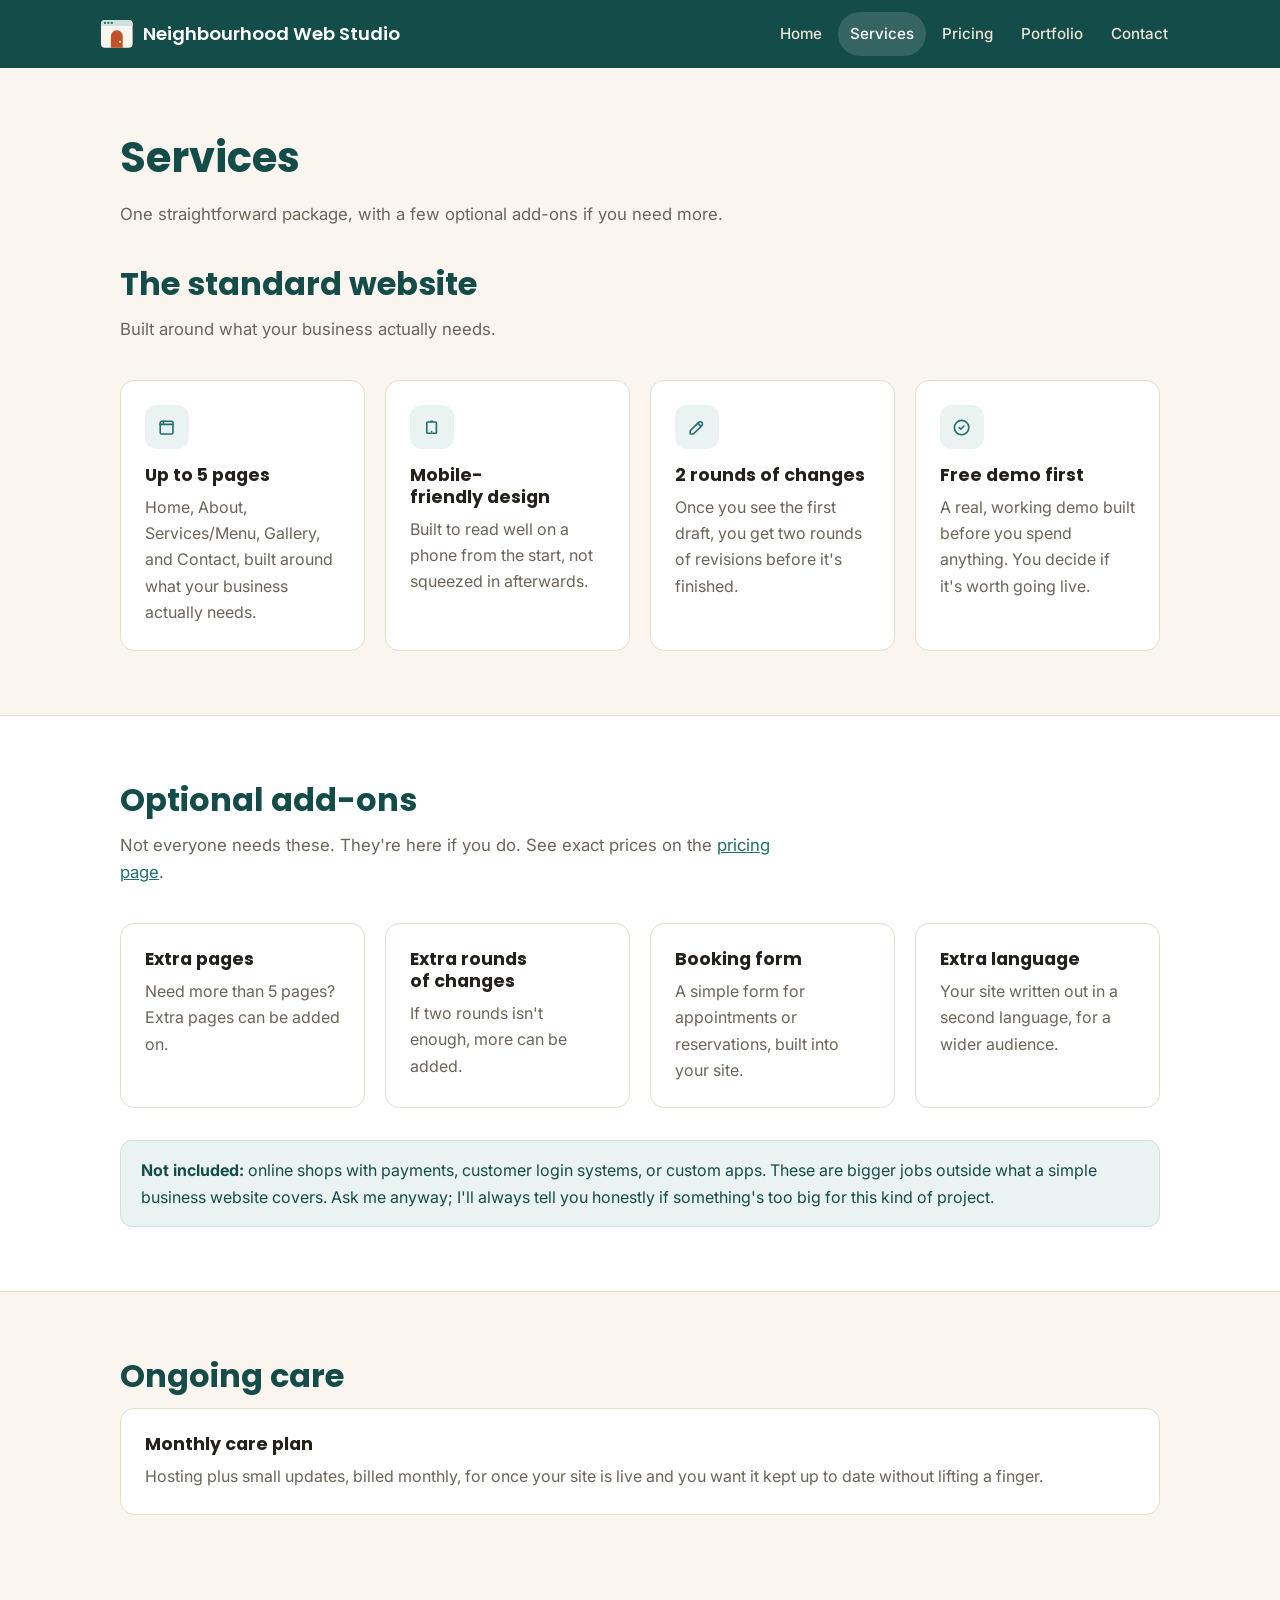
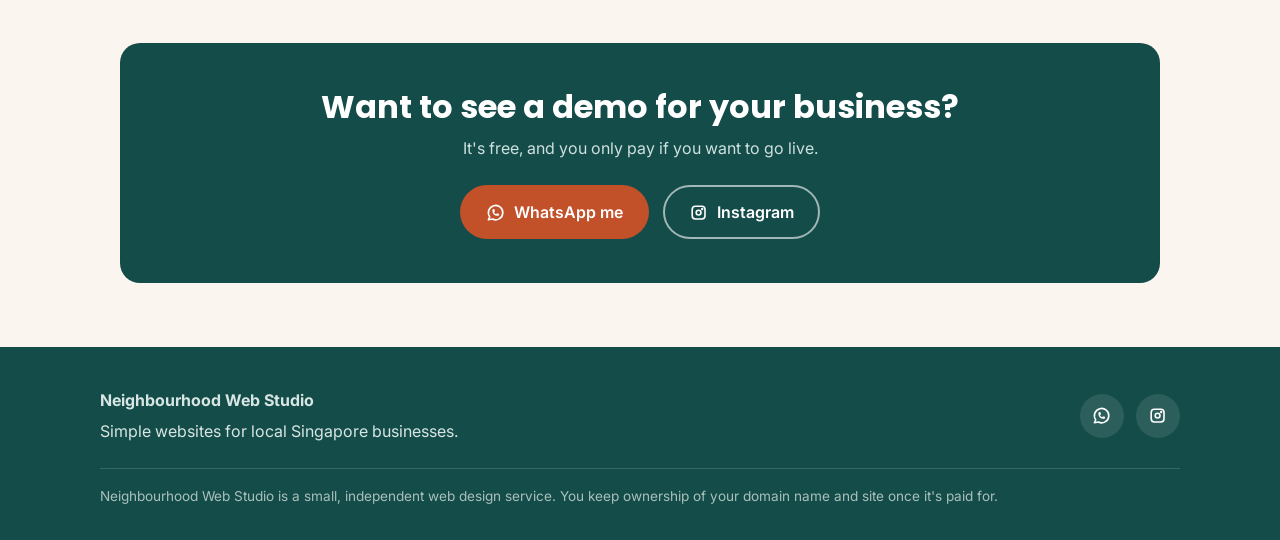
<file: services.html>
<!DOCTYPE html>
<html lang="en">
<head>
<meta charset="UTF-8">
<meta name="viewport" content="width=device-width, initial-scale=1.0">
<meta name="description" content="Services from Neighbourhood Web Studio: a standard 5-page mobile-friendly website, add-ons like booking forms and extra languages, and an ongoing monthly care plan.">
<title>Services — Neighbourhood Web Studio</title>
<link rel="icon" href="logo.svg" type="image/svg+xml">
<link rel="apple-touch-icon" href="apple-touch-icon.png">
<link rel="preconnect" href="https://fonts.googleapis.com">
<link rel="preconnect" href="https://fonts.gstatic.com" crossorigin>
<link href="https://fonts.googleapis.com/css2?family=Poppins:wght@600;700&family=Inter:wght@400;500;600&display=swap" rel="stylesheet">
<link rel="stylesheet" href="style.css">
<link rel="canonical" href="https://kyler711.github.io/neighbourhood-web-studio/services.html">
<meta property="og:type" content="website">
<meta property="og:site_name" content="Neighbourhood Web Studio">
<meta property="og:title" content="Services — Neighbourhood Web Studio">
<meta property="og:description" content="Services from Neighbourhood Web Studio: a standard 5-page mobile-friendly website, add-ons like booking forms and extra languages, and an ongoing monthly care plan.">
<meta property="og:url" content="https://kyler711.github.io/neighbourhood-web-studio/services.html">
</head>
<body>

<a class="skip-link" href="#main">Skip to content</a>

<header class="site-header">
  <div class="header-inner">
    <a class="brand" href="index.html">
      <svg class="logo" xmlns="http://www.w3.org/2000/svg" viewBox="16 20 68 60" aria-hidden="true"><rect x="18" y="22" width="64" height="56" rx="8" fill="#faf6ef"/><path d="M18 34 V30 A8 8 0 0 1 26 22 H74 A8 8 0 0 1 82 30 V34 Z" fill="#cfe1de"/><circle cx="26" cy="28" r="2.3" fill="#1f6f6b"/><circle cx="33" cy="28" r="2.3" fill="#1f6f6b"/><circle cx="40" cy="28" r="2.3" fill="#1f6f6b"/><path d="M38 78 V55 A12 12 0 0 1 62 55 V78 Z" fill="#c2512a"/><circle cx="56.5" cy="66" r="2" fill="#faf6ef"/></svg>
      Neighbourhood Web Studio
    </a>
    <button class="nav-toggle" type="button" aria-expanded="false" aria-controls="main-nav">
      <svg class="icon" xmlns="http://www.w3.org/2000/svg" viewBox="0 0 24 24" fill="none" stroke="currentColor" stroke-width="2" stroke-linecap="round" stroke-linejoin="round" aria-hidden="true"><path d="M4 6l16 0" /><path d="M4 12l16 0" /><path d="M4 18l16 0" /></svg>
      Menu
    </button>
    <nav class="main-nav" id="main-nav" aria-label="Main">
      <ul>
        <li><a href="index.html">Home</a></li>
        <li><a href="services.html" aria-current="page">Services</a></li>
        <li><a href="pricing.html">Pricing</a></li>
        <li><a href="portfolio.html">Portfolio</a></li>
        <li><a href="contact.html">Contact</a></li>
      </ul>
    </nav>
  </div>
</header>

<main id="main">
  <section>
    <div class="section-inner">
      <h1 class="page-title">Services</h1>
      <p class="section-lede">One straightforward package, with a few optional add-ons if you need more.</p>

      <h2 class="section-title">The standard website</h2>
      <p class="section-lede">Built around what your business actually needs.</p>
      <div class="card-grid">
        <div class="card">
          <div class="card-icon" aria-hidden="true"><svg class="icon" xmlns="http://www.w3.org/2000/svg" viewBox="0 0 24 24" fill="none" stroke="currentColor" stroke-width="2" stroke-linecap="round" stroke-linejoin="round" aria-hidden="true"><path d="M4 4m0 2a2 2 0 0 1 2 -2h12a2 2 0 0 1 2 2v12a2 2 0 0 1 -2 2h-12a2 2 0 0 1 -2 -2z" /><path d="M4 8h16" /><path d="M8 4v4" /></svg></div>
          <h3>Up to 5 pages</h3>
          <p>Home, About, Services/Menu, Gallery, and Contact, built around what your business actually needs.</p>
        </div>
        <div class="card">
          <div class="card-icon" aria-hidden="true"><svg class="icon" xmlns="http://www.w3.org/2000/svg" viewBox="0 0 24 24" fill="none" stroke="currentColor" stroke-width="2" stroke-linecap="round" stroke-linejoin="round" aria-hidden="true"><path d="M6 5m0 1a1 1 0 0 1 1 -1h10a1 1 0 0 1 1 1v12a1 1 0 0 1 -1 1h-10a1 1 0 0 1 -1 -1z" /><path d="M11 4h2" /><path d="M12 17v.01" /></svg></div>
          <h3>Mobile-friendly design</h3>
          <p>Built to read well on a phone from the start, not squeezed in afterwards.</p>
        </div>
        <div class="card">
          <div class="card-icon" aria-hidden="true"><svg class="icon" xmlns="http://www.w3.org/2000/svg" viewBox="0 0 24 24" fill="none" stroke="currentColor" stroke-width="2" stroke-linecap="round" stroke-linejoin="round" aria-hidden="true"><path d="M4 20h4l10.5 -10.5a2.828 2.828 0 1 0 -4 -4l-10.5 10.5v4" /><path d="M13.5 6.5l4 4" /></svg></div>
          <h3>2 rounds of changes</h3>
          <p>Once you see the first draft, you get two rounds of revisions before it's finished.</p>
        </div>
        <div class="card">
          <div class="card-icon" aria-hidden="true"><svg class="icon" xmlns="http://www.w3.org/2000/svg" viewBox="0 0 24 24" fill="none" stroke="currentColor" stroke-width="2" stroke-linecap="round" stroke-linejoin="round" aria-hidden="true"><path d="M12 12m-9 0a9 9 0 1 0 18 0a9 9 0 1 0 -18 0" /><path d="M9 12l2 2l4 -4" /></svg></div>
          <h3>Free demo first</h3>
          <p>A real, working demo built before you spend anything. You decide if it's worth going live.</p>
        </div>
      </div>
    </div>
  </section>

  <section class="alt">
    <div class="section-inner">
      <h2 class="section-title">Optional add-ons</h2>
      <p class="section-lede">Not everyone needs these. They're here if you do. See exact prices on the <a href="pricing.html">pricing page</a>.</p>
      <div class="card-grid">
        <div class="card">
          <h3>Extra pages</h3>
          <p>Need more than 5 pages? Extra pages can be added on.</p>
        </div>
        <div class="card">
          <h3>Extra rounds of changes</h3>
          <p>If two rounds isn't enough, more can be added.</p>
        </div>
        <div class="card">
          <h3>Booking form</h3>
          <p>A simple form for appointments or reservations, built into your site.</p>
        </div>
        <div class="card">
          <h3>Extra language</h3>
          <p>Your site written out in a second language, for a wider audience.</p>
        </div>
      </div>

      <div class="note-box">
        <strong>Not included:</strong> online shops with payments, customer login systems, or custom apps. These are bigger jobs outside what a simple business website covers. Ask me anyway; I'll always tell you honestly if something's too big for this kind of project.
      </div>
    </div>
  </section>

  <section>
    <div class="section-inner">
      <h2 class="section-title">Ongoing care</h2>
      <div class="card-grid">
        <div class="card">
          <h3>Monthly care plan</h3>
          <p>Hosting plus small updates, billed monthly, for once your site is live and you want it kept up to date without lifting a finger.</p>
        </div>
      </div>
    </div>
  </section>

  <section>
    <div class="section-inner">
      <div class="cta-band">
        <h2>Want to see a demo for your business?</h2>
        <p>It's free, and you only pay if you want to go live.</p>
        <div class="button-group">
        <a class="btn btn-primary" href="https://wa.me/6596791769" target="_blank" rel="noopener">
          <svg class="icon" xmlns="http://www.w3.org/2000/svg" viewBox="0 0 24 24" fill="none" stroke="currentColor" stroke-width="2" stroke-linecap="round" stroke-linejoin="round" aria-hidden="true"><path d="M3 21l1.65 -3.8a9 9 0 1 1 3.4 2.9l-5.05 .9" /><path d="M9 10a.5 .5 0 0 0 1 0v-1a.5 .5 0 0 0 -1 0v1a5 5 0 0 0 5 5h1a.5 .5 0 0 0 0 -1h-1a.5 .5 0 0 0 0 1" /></svg>
          WhatsApp me
        </a>
        <a class="btn btn-secondary" href="https://www.instagram.com/neighbourhood.web/" target="_blank" rel="noopener">
          <svg class="icon" xmlns="http://www.w3.org/2000/svg" viewBox="0 0 24 24" fill="none" stroke="currentColor" stroke-width="2" stroke-linecap="round" stroke-linejoin="round" aria-hidden="true"><path d="M4 4m0 4a4 4 0 0 1 4 -4h8a4 4 0 0 1 4 4v8a4 4 0 0 1 -4 4h-8a4 4 0 0 1 -4 -4z" /><path d="M12 12m-3 0a3 3 0 1 0 6 0a3 3 0 1 0 -6 0" /><path d="M16.5 7.5m-.5 0a.5 .5 0 1 0 1 0a.5 .5 0 1 0 -1 0" /></svg>
          Instagram
        </a>
        </div>
      </div>
    </div>
  </section>
</main>

<footer class="site-footer">
  <div class="footer-inner">
    <div>
      <strong>Neighbourhood Web Studio</strong>
      <p>Simple websites for local Singapore businesses.</p>
    </div>
    <div class="footer-social">
      <a href="https://wa.me/6596791769" target="_blank" rel="noopener" aria-label="Message on WhatsApp">
        <svg class="icon" xmlns="http://www.w3.org/2000/svg" viewBox="0 0 24 24" fill="none" stroke="currentColor" stroke-width="2" stroke-linecap="round" stroke-linejoin="round" aria-hidden="true"><path d="M3 21l1.65 -3.8a9 9 0 1 1 3.4 2.9l-5.05 .9" /><path d="M9 10a.5 .5 0 0 0 1 0v-1a.5 .5 0 0 0 -1 0v1a5 5 0 0 0 5 5h1a.5 .5 0 0 0 0 -1h-1a.5 .5 0 0 0 0 1" /></svg>
      </a>
      <a href="https://www.instagram.com/neighbourhood.web/" target="_blank" rel="noopener" aria-label="Follow on Instagram">
        <svg class="icon" xmlns="http://www.w3.org/2000/svg" viewBox="0 0 24 24" fill="none" stroke="currentColor" stroke-width="2" stroke-linecap="round" stroke-linejoin="round" aria-hidden="true"><path d="M4 4m0 4a4 4 0 0 1 4 -4h8a4 4 0 0 1 4 4v8a4 4 0 0 1 -4 4h-8a4 4 0 0 1 -4 -4z" /><path d="M12 12m-3 0a3 3 0 1 0 6 0a3 3 0 1 0 -6 0" /><path d="M16.5 7.5m-.5 0a.5 .5 0 1 0 1 0a.5 .5 0 1 0 -1 0" /></svg>
      </a>
    </div>
  </div>
  <p class="footer-fine-print">Neighbourhood Web Studio is a small, independent web design service. You keep ownership of your domain name and site once it's paid for.</p>
</footer>

<a class="mobile-cta" href="https://wa.me/6596791769" target="_blank" rel="noopener">
  <svg class="icon" xmlns="http://www.w3.org/2000/svg" viewBox="0 0 24 24" fill="none" stroke="currentColor" stroke-width="2" stroke-linecap="round" stroke-linejoin="round" aria-hidden="true"><path d="M3 21l1.65 -3.8a9 9 0 1 1 3.4 2.9l-5.05 .9" /><path d="M9 10a.5 .5 0 0 0 1 0v-1a.5 .5 0 0 0 -1 0v1a5 5 0 0 0 5 5h1a.5 .5 0 0 0 0 -1h-1a.5 .5 0 0 0 0 1" /></svg>
  WhatsApp me for a free demo
</a>

<script src="nav.js"></script>

</body>
</html>
</file>
<file: style.css>
:root {
  --teal: #1f6f6b;
  --teal-dark: #144c49;
  --teal-soft: #eaf3f2;
  --coral: #c2512a;        /* 4.6:1 with white text (the old #e8734a was 3:1) */
  --coral-hover: #a8431f;
  --coral-light: #f0a07f;  /* for accents on dark teal only */
  --cream: #faf6ef;
  --ink: #24211d;
  --muted: #6b6459;
  --line: #e6ddcd;
  --card: #ffffff;
  --font-heading: "Poppins", -apple-system, "Segoe UI", Arial, sans-serif;
  --font-body: "Inter", -apple-system, "Segoe UI", Roboto, Helvetica, Arial, sans-serif;
  --max-width: 1080px;
  --radius: 14px;
  --shadow: 0 1px 2px rgba(36, 33, 29, 0.05), 0 8px 24px rgba(36, 33, 29, 0.06);
  --ease: 200ms ease;
}

* {
  box-sizing: border-box;
}

html {
  scroll-behavior: smooth;
}

body {
  margin: 0;
  font-family: var(--font-body);
  font-size: 1rem;
  color: var(--ink);
  background: var(--cream);
  line-height: 1.65;
  -webkit-font-smoothing: antialiased;
}

h1, h2, h3 {
  font-family: var(--font-heading);
  line-height: 1.25;
  margin-top: 0;
  text-wrap: balance;
}

a {
  color: var(--teal);
}

:focus-visible {
  outline: 3px solid var(--coral);
  outline-offset: 3px;
  border-radius: 6px;
}

.icon {
  width: 1.2em;
  height: 1.2em;
  flex-shrink: 0;
  vertical-align: -0.2em;
}

.skip-link {
  position: absolute;
  left: 1rem;
  top: -3rem;
  z-index: 100;
  background: #fff;
  color: var(--teal-dark);
  padding: 0.6rem 1rem;
  border-radius: 8px;
  font-weight: 600;
}

.skip-link:focus {
  top: 1rem;
}

/* Header */
.site-header {
  position: sticky;
  top: 0;
  z-index: 50;
  background: var(--teal-dark);
  color: #fff;
  padding: 0.75rem 1.25rem;
}

.header-inner {
  max-width: var(--max-width);
  margin: 0 auto;
  display: flex;
  align-items: center;
  justify-content: space-between;
  flex-wrap: wrap;
  gap: 0.5rem 1rem;
}

.brand {
  display: inline-flex;
  align-items: center;
  gap: 0.6rem;
  min-height: 44px;
  color: #fff;
  text-decoration: none;
  font-family: var(--font-heading);
  font-size: 1.15rem;
  font-weight: 600;
}

.brand .logo {
  width: 2.1rem;
  height: auto;
  flex: none;
}

.nav-toggle {
  display: none;
  align-items: center;
  gap: 0.4rem;
  min-height: 44px;
  padding: 0 0.9rem;
  border: 1px solid rgba(255, 255, 255, 0.35);
  border-radius: 999px;
  background: transparent;
  color: #fff;
  font: 600 0.95rem var(--font-body);
  cursor: pointer;
}

.main-nav ul {
  list-style: none;
  display: flex;
  flex-wrap: wrap;
  gap: 0.25rem;
  margin: 0;
  padding: 0;
}

.main-nav a {
  display: inline-flex;
  align-items: center;
  min-height: 44px;
  padding: 0 0.75rem;
  border-radius: 999px;
  color: #ece4d6;
  text-decoration: none;
  font-size: 0.95rem;
  font-weight: 500;
  transition: background var(--ease), color var(--ease);
}

.main-nav a:hover {
  color: #fff;
  background: rgba(255, 255, 255, 0.08);
}

.main-nav a[aria-current="page"] {
  color: #fff;
  background: rgba(255, 255, 255, 0.14);
}

main {
  display: block;
}

.section-inner {
  max-width: var(--max-width);
  margin: 0 auto;
  padding: 0 1.25rem;
}

section {
  padding: 4rem 0;
}

section.alt {
  background: #fff;
  border-top: 1px solid var(--line);
  border-bottom: 1px solid var(--line);
}

.eyebrow {
  display: inline-block;
  font-size: 0.8rem;
  font-weight: 600;
  letter-spacing: 0.08em;
  text-transform: uppercase;
  color: var(--coral);
  margin-bottom: 0.5rem;
}

/* Hero */
.hero {
  background: linear-gradient(160deg, var(--teal) 0%, var(--teal-dark) 70%);
  color: #fff;
  padding: 4.5rem 0 5rem;
  overflow: hidden;
}

.hero-grid {
  display: grid;
  grid-template-columns: 1.15fr 0.85fr;
  gap: 3rem;
  align-items: center;
}

.hero .eyebrow {
  color: var(--coral-light);
}

.hero h1 {
  font-size: clamp(2rem, 5vw, 3rem);
  margin-bottom: 1rem;
}

.hero p.lede {
  max-width: 52ch;
  margin: 0 0 1.75rem;
  color: #e4ecea;
  font-size: 1.1rem;
}

.hero .button-group {
  justify-content: flex-start;
}

.trust-list {
  list-style: none;
  display: flex;
  flex-wrap: wrap;
  gap: 0.5rem 1.25rem;
  margin: 1.75rem 0 0;
  padding: 0;
  color: #e4ecea;
  font-size: 0.95rem;
}

.trust-list li {
  display: inline-flex;
  align-items: center;
  gap: 0.4rem;
}

.trust-list .icon {
  color: var(--coral-light);
}

/* Phone mockup (drawn in CSS, labelled as an example) */
.phone {
  justify-self: center;
  width: min(270px, 80vw);
  aspect-ratio: 9 / 18.5;
  background: #0f1f1e;
  border-radius: 38px;
  padding: 12px;
  box-shadow: 0 30px 60px rgba(0, 0, 0, 0.35);
  transform: rotate(3deg);
}

.phone-screen {
  height: 100%;
  background: var(--cream);
  border-radius: 28px;
  overflow: hidden;
  color: var(--ink);
  font-size: 0.7rem;
  display: flex;
  flex-direction: column;
}

.phone-bar {
  background: var(--coral);
  color: #fff;
  padding: 1.4rem 0.9rem 0.9rem;
  font-family: var(--font-heading);
  font-weight: 600;
  font-size: 0.95rem;
}

.phone-bar small {
  display: block;
  font-family: var(--font-body);
  font-weight: 400;
  font-size: 0.68rem;
  opacity: 0.9;
}

.phone-body {
  padding: 0.8rem;
  display: grid;
  gap: 0.55rem;
}

.phone-img {
  height: 84px;
  border-radius: 10px;
  background: linear-gradient(135deg, #f3d6c6, #e9b89d);
}

.phone-row {
  display: flex;
  justify-content: space-between;
  background: #fff;
  border: 1px solid var(--line);
  border-radius: 8px;
  padding: 0.45rem 0.6rem;
}

.phone-row span:last-child {
  color: var(--muted);
}

.phone-btn {
  margin-top: 0.2rem;
  background: var(--teal);
  color: #fff;
  text-align: center;
  border-radius: 999px;
  padding: 0.5rem;
  font-weight: 600;
}

.phone-caption {
  text-align: center;
  font-size: 0.8rem;
  color: #cfe1de;
  margin-top: 1.25rem;
}

/* Buttons */
.button-group {
  display: flex;
  flex-wrap: wrap;
  justify-content: center;
  gap: 0.85rem;
}

.btn {
  display: inline-flex;
  align-items: center;
  justify-content: center;
  gap: 0.55rem;
  min-height: 48px;
  padding: 0.75rem 1.5rem;
  border-radius: 999px;
  text-decoration: none;
  font-weight: 600;
  font-size: 1rem;
  border: 2px solid transparent;
  cursor: pointer;
  transition: background var(--ease), border-color var(--ease), color var(--ease), transform var(--ease);
}

.btn:active {
  transform: translateY(1px);
}

.btn-primary {
  background: var(--coral);
  color: #fff;
}

.btn-primary:hover {
  background: var(--coral-hover);
}

.btn-secondary {
  background: transparent;
  border-color: rgba(255, 255, 255, 0.6);
  color: #fff;
}

.btn-secondary:hover {
  border-color: #fff;
  background: rgba(255, 255, 255, 0.1);
}

.btn-outline {
  background: transparent;
  border-color: var(--teal);
  color: var(--teal);
}

.btn-outline:hover {
  background: var(--teal);
  color: #fff;
}

/* Section headings */
h2.section-title {
  color: var(--teal-dark);
  font-size: clamp(1.5rem, 3.5vw, 2rem);
  margin-bottom: 0.75rem;
}

h2.section-title + .section-lede {
  margin-top: 0;
}

.page-title {
  color: var(--teal-dark);
  font-size: clamp(1.9rem, 5vw, 2.6rem);
  margin-bottom: 0.75rem;
}

.section-lede {
  max-width: 62ch;
  color: var(--muted);
  font-size: 1.05rem;
  margin-bottom: 2.25rem;
}

.center {
  text-align: center;
}

.center .section-lede {
  margin-left: auto;
  margin-right: auto;
}

/* Step list */
.step-list {
  display: grid;
  grid-template-columns: repeat(3, 1fr);
  gap: 1.5rem;
  list-style: none;
  margin: 0;
  padding: 0;
}

.step {
  background: var(--card);
  border: 1px solid var(--line);
  border-radius: var(--radius);
  padding: 1.6rem;
  box-shadow: var(--shadow);
}

.step-number {
  display: inline-flex;
  align-items: center;
  justify-content: center;
  width: 2.5rem;
  height: 2.5rem;
  border-radius: 50%;
  background: var(--teal);
  color: #fff;
  font-family: var(--font-heading);
  font-weight: 600;
  margin-bottom: 0.9rem;
}

.step h3 {
  margin: 0 0 0.5rem;
  font-size: 1.15rem;
}

.step p {
  margin: 0;
  color: var(--muted);
}

/* Card grid */
.card-grid {
  display: grid;
  grid-template-columns: repeat(auto-fit, minmax(230px, 1fr));
  gap: 1.25rem;
}

.card {
  background: var(--card);
  border: 1px solid var(--line);
  border-radius: var(--radius);
  padding: 1.5rem;
}

.card-icon {
  display: inline-flex;
  align-items: center;
  justify-content: center;
  width: 2.75rem;
  height: 2.75rem;
  border-radius: 12px;
  background: var(--teal-soft);
  color: var(--teal);
  margin-bottom: 0.9rem;
}

.card h3 {
  margin: 0 0 0.5rem;
  font-size: 1.1rem;
}

.card p {
  margin: 0;
  color: var(--muted);
}

/* Compare: Instagram vs website */
.compare {
  display: grid;
  grid-template-columns: 1fr 1fr;
  gap: 1.25rem;
}

.compare .card h3 {
  display: flex;
  align-items: center;
  gap: 0.5rem;
}

.compare ul {
  margin: 0.5rem 0 0;
  padding-left: 1.2rem;
  color: var(--muted);
}

.compare li + li {
  margin-top: 0.35rem;
}

.compare .card.highlight {
  border: 2px solid var(--teal);
}

/* FAQ */
.faq {
  max-width: 760px;
  display: grid;
  gap: 0.75rem;
}

.faq details {
  background: var(--card);
  border: 1px solid var(--line);
  border-radius: var(--radius);
  padding: 0 1.25rem;
}

.faq summary {
  display: flex;
  align-items: center;
  justify-content: space-between;
  gap: 1rem;
  min-height: 56px;
  font-weight: 600;
  cursor: pointer;
  list-style: none;
}

.faq summary::-webkit-details-marker {
  display: none;
}

.faq summary::after {
  content: "+";
  font-size: 1.4rem;
  font-weight: 400;
  color: var(--teal);
  transition: transform var(--ease);
}

.faq details[open] summary::after {
  transform: rotate(45deg);
}

.faq details p {
  margin: 0 0 1.1rem;
  color: var(--muted);
}

/* CTA band */
.cta-band {
  background: var(--teal-dark);
  color: #fff;
  border-radius: 20px;
  padding: 2.75rem 1.5rem;
  text-align: center;
}

.cta-band h2 {
  font-size: clamp(1.5rem, 3.5vw, 2rem);
  margin-bottom: 0.5rem;
}

.cta-band p {
  color: #cfe1de;
  margin: 0 auto 1.5rem;
  max-width: 50ch;
}

/* Pricing */
.price-cards {
  display: grid;
  grid-template-columns: repeat(auto-fit, minmax(260px, 1fr));
  gap: 1.25rem;
  margin-bottom: 2.5rem;
}

.price-card {
  background: var(--card);
  border: 1px solid var(--line);
  border-radius: var(--radius);
  padding: 1.75rem;
  box-shadow: var(--shadow);
  display: flex;
  flex-direction: column;
}

.price-card.featured {
  border: 2px solid var(--coral);
  position: relative;
}

.price-badge {
  position: absolute;
  top: -0.8rem;
  left: 1.5rem;
  background: var(--coral);
  color: #fff;
  font-size: 0.78rem;
  font-weight: 600;
  padding: 0.2rem 0.7rem;
  border-radius: 999px;
}

.price-card h3 {
  margin: 0 0 0.25rem;
  font-size: 1.1rem;
}

.price-amount {
  font-family: var(--font-heading);
  font-size: 2.2rem;
  font-weight: 700;
  color: var(--teal-dark);
  margin: 0.5rem 0;
}

.price-amount small {
  font-size: 0.95rem;
  font-weight: 500;
  color: var(--muted);
}

.price-card ul {
  margin: 0.5rem 0 1.5rem;
  padding-left: 1.2rem;
  color: var(--muted);
}

.price-card .btn {
  margin-top: auto;
}

.price-table {
  width: 100%;
  border-collapse: collapse;
  background: var(--card);
  border: 1px solid var(--line);
  border-radius: var(--radius);
  overflow: hidden;
}

.price-table caption {
  text-align: left;
  font-family: var(--font-heading);
  font-weight: 600;
  color: var(--teal-dark);
  padding: 0 0 0.75rem;
}

.price-table th,
.price-table td {
  text-align: left;
  padding: 0.9rem 1.25rem;
  border-bottom: 1px solid var(--line);
}

.price-table td:last-child,
.price-table th:last-child {
  text-align: right;
  white-space: nowrap;
}

.price-table thead th {
  background: #f1ece1;
  font-size: 0.85rem;
  text-transform: uppercase;
  letter-spacing: 0.04em;
  color: var(--muted);
}

.price-table tr:last-child td {
  border-bottom: none;
}

.price-note {
  background: #fff6e9;
  border: 1px solid #e7c17f;
  border-radius: 12px;
  padding: 1rem 1.25rem;
  margin-top: 1.75rem;
  color: #6b5116;
}

/* Portfolio */
.portfolio-grid {
  grid-template-columns: repeat(auto-fit, minmax(290px, 1fr));
}

.portfolio-card {
  background: var(--card);
  border: 1px solid var(--line);
  border-radius: var(--radius);
  overflow: hidden;
  box-shadow: var(--shadow);
}

.portfolio-thumb {
  --tint: var(--teal);
  background: linear-gradient(135deg, var(--teal-soft), #f4efe6);
  padding: 1.25rem 1.25rem 0;
  display: flex;
  justify-content: center;
}

/* Mini browser window drawn in CSS */
.mini-site {
  width: 100%;
  max-width: 240px;
  background: #fff;
  border-radius: 10px 10px 0 0;
  border: 1px solid var(--line);
  border-bottom: none;
  overflow: hidden;
}

.mini-site .mini-top {
  display: flex;
  gap: 4px;
  padding: 6px 8px;
  background: #f1ece1;
}

.mini-site .mini-top i {
  width: 6px;
  height: 6px;
  border-radius: 50%;
  background: #d8cfbf;
}

.mini-site .mini-hero {
  height: 46px;
  background: var(--tint);
  display: flex;
  align-items: center;
  justify-content: center;
  color: #fff;
}

.mini-site .mini-hero .icon {
  width: 1.4rem;
  height: 1.4rem;
}

.mini-site .mini-lines {
  padding: 8px;
  display: grid;
  gap: 5px;
}

.mini-site .mini-lines b {
  display: block;
  height: 6px;
  border-radius: 3px;
  background: #ece6da;
}

.mini-site .mini-lines b:nth-child(2) { width: 80%; }
.mini-site .mini-lines b:nth-child(3) { width: 55%; }

.portfolio-body {
  padding: 1.25rem;
}

.portfolio-body h3 {
  margin: 0 0 0.4rem;
  font-size: 1.05rem;
}

.portfolio-body p {
  margin: 0;
  color: var(--muted);
  font-size: 0.95rem;
}

.portfolio-tags {
  display: flex;
  flex-wrap: wrap;
  gap: 0.4rem;
  margin-top: 0.85rem;
}

.portfolio-tags span {
  background: var(--teal-soft);
  color: var(--teal-dark);
  font-size: 0.8rem;
  padding: 0.25rem 0.65rem;
  border-radius: 999px;
}

.note-box {
  background: var(--teal-soft);
  border: 1px solid #cfe1de;
  border-radius: 12px;
  padding: 1rem 1.25rem;
  color: var(--teal-dark);
  margin-top: 2rem;
}

/* Contact */
.contact-grid {
  display: grid;
  grid-template-columns: repeat(auto-fit, minmax(260px, 1fr));
  gap: 1.5rem;
}

.contact-card {
  background: var(--card);
  border: 1px solid var(--line);
  border-radius: var(--radius);
  padding: 2rem 1.75rem;
  text-align: center;
  box-shadow: var(--shadow);
}

.contact-card .card-icon {
  margin: 0 auto 1rem;
}

.contact-card h3 {
  margin: 0 0 0.35rem;
}

.contact-card p {
  color: var(--muted);
  margin: 0 0 1.25rem;
}

.checklist {
  list-style: none;
  padding: 0;
  margin: 0;
  display: grid;
  gap: 0.6rem;
}

.checklist li {
  display: flex;
  gap: 0.6rem;
  align-items: flex-start;
}

.checklist .icon {
  color: var(--teal);
  margin-top: 0.2em;
}

/* Footer */
.site-footer {
  background: var(--teal-dark);
  color: #d8e6e3;
  padding: 2.5rem 1.25rem 2rem;
}

.footer-inner {
  max-width: var(--max-width);
  margin: 0 auto;
  display: flex;
  flex-wrap: wrap;
  justify-content: space-between;
  gap: 1.5rem;
  align-items: center;
}

.footer-inner p {
  margin: 0.25rem 0 0;
}

.footer-inner a {
  color: #fff;
}

.footer-social {
  display: flex;
  gap: 0.75rem;
}

.footer-social a {
  display: inline-flex;
  align-items: center;
  justify-content: center;
  width: 44px;
  height: 44px;
  border-radius: 50%;
  background: rgba(255, 255, 255, 0.1);
  transition: background var(--ease);
}

.footer-social a:hover {
  background: rgba(255, 255, 255, 0.2);
}

.footer-fine-print {
  max-width: var(--max-width);
  margin: 1.5rem auto 0;
  padding-top: 1rem;
  border-top: 1px solid rgba(255, 255, 255, 0.15);
  font-size: 0.85rem;
  color: #a9c0bb;
}

/* Sticky WhatsApp bar, phones only */
.mobile-cta {
  display: none;
}

@media (max-width: 860px) {
  .hero-grid {
    grid-template-columns: 1fr;
  }

  .phone {
    width: min(230px, 70vw);
  }

  .compare {
    grid-template-columns: 1fr;
  }

  .step-list {
    grid-template-columns: 1fr;
  }
}

@media (max-width: 720px) {
  .brand {
    font-size: 1rem;
    gap: 0.45rem;
  }

  .brand .logo {
    width: 1.8rem;
  }

  .header-inner {
    flex-wrap: wrap;
  }

  .site-header.nav-ready .nav-toggle {
    display: inline-flex;
    padding: 0 0.75rem;
  }

  .site-header.nav-ready .main-nav {
    display: none;
    width: 100%;
  }

  .site-header.nav-ready .main-nav.open {
    display: block;
  }

  .site-header.nav-ready .main-nav ul {
    flex-direction: column;
    padding: 0.5rem 0 0.75rem;
  }

  .site-header.nav-ready .main-nav a {
    width: 100%;
    border-radius: 10px;
    padding: 0 0.9rem;
  }

  .mobile-cta {
    position: fixed;
    left: 0.75rem;
    right: 0.75rem;
    bottom: max(0.75rem, env(safe-area-inset-bottom));
    z-index: 40;
    display: flex;
    align-items: center;
    justify-content: center;
    gap: 0.5rem;
    min-height: 52px;
    border-radius: 999px;
    background: var(--coral);
    color: #fff;
    font-weight: 600;
    text-decoration: none;
    box-shadow: 0 10px 25px rgba(0, 0, 0, 0.25);
    transition: opacity var(--ease), transform var(--ease);
  }

  .mobile-cta.is-hidden {
    opacity: 0;
    transform: translateY(1rem);
    pointer-events: none;
  }

  body {
    padding-bottom: 5rem;
  }
}

@media (max-width: 480px) {
  section {
    padding: 2.75rem 0;
  }

  .hero {
    padding: 3rem 0 3.5rem;
  }

  .btn {
    width: 100%;
  }

  .button-group {
    width: 100%;
  }

  .price-table th,
  .price-table td {
    padding: 0.8rem 0.9rem;
  }
}

@media (prefers-reduced-motion: reduce) {
  html {
    scroll-behavior: auto;
  }

  *, *::before, *::after {
    transition: none !important;
  }

  .phone {
    transform: none;
  }
}

/* Request form (contact page) */
.request-form {
  background: var(--card);
  border: 1px solid var(--line);
  border-radius: var(--radius);
  box-shadow: var(--shadow);
  padding: 2rem 1.75rem;
  max-width: 720px;
  margin-bottom: 3rem;
}

.form-title {
  color: var(--teal-dark);
  font-size: 1.4rem;
  margin-bottom: 0.35rem;
}

.form-hint,
.field-note {
  color: var(--muted);
  font-size: 0.95rem;
  margin: 0 0 1.25rem;
}

.field-note {
  margin-top: -0.6rem;
}

.field {
  margin: 0 0 1.1rem;
  min-width: 0;
}

.field-row {
  display: grid;
  grid-template-columns: repeat(auto-fit, minmax(220px, 1fr));
  gap: 0 1rem;
}

.field label,
.field legend {
  display: block;
  font-weight: 600;
  margin-bottom: 0.35rem;
}

.req {
  color: var(--muted);
  font-weight: 400;
  font-size: 0.9rem;
}

fieldset.field {
  border: 0;
  padding: 0;
}

.request-form input[type="text"],
.request-form input[type="tel"],
.request-form select,
.request-form textarea {
  width: 100%;
  font: inherit;
  font-size: 16px; /* stops iPhone zooming in on focus */
  color: var(--ink);
  background: var(--cream);
  border: 1px solid var(--line);
  border-radius: 10px;
  padding: 0.7rem 0.85rem;
  min-height: 48px;
}

.request-form textarea {
  resize: vertical;
}

.request-form input:focus,
.request-form select:focus,
.request-form textarea:focus {
  outline: 3px solid var(--coral);
  outline-offset: 1px;
}

.check-grid {
  display: grid;
  grid-template-columns: repeat(auto-fit, minmax(210px, 1fr));
  gap: 0.25rem 1rem;
}

.check-grid label,
.check-inline {
  display: flex;
  align-items: center;
  gap: 0.6rem;
  font-weight: 400 !important;
  min-height: 44px;
  cursor: pointer;
}

.request-form input[type="checkbox"] {
  width: 1.25rem;
  height: 1.25rem;
  accent-color: var(--teal);
  flex-shrink: 0;
}

.form-error {
  color: #a3261b;
  font-weight: 600;
  margin: 0 0 1rem;
}

.form-done {
  color: var(--teal-dark);
  margin: 1rem 0 0;
}

.request-form .btn {
  width: 100%;
}

.contact-or {
  margin-top: 0;
}

@media (max-width: 480px) {
  .request-form {
    padding: 1.5rem 1.1rem;
  }
}
</file>
